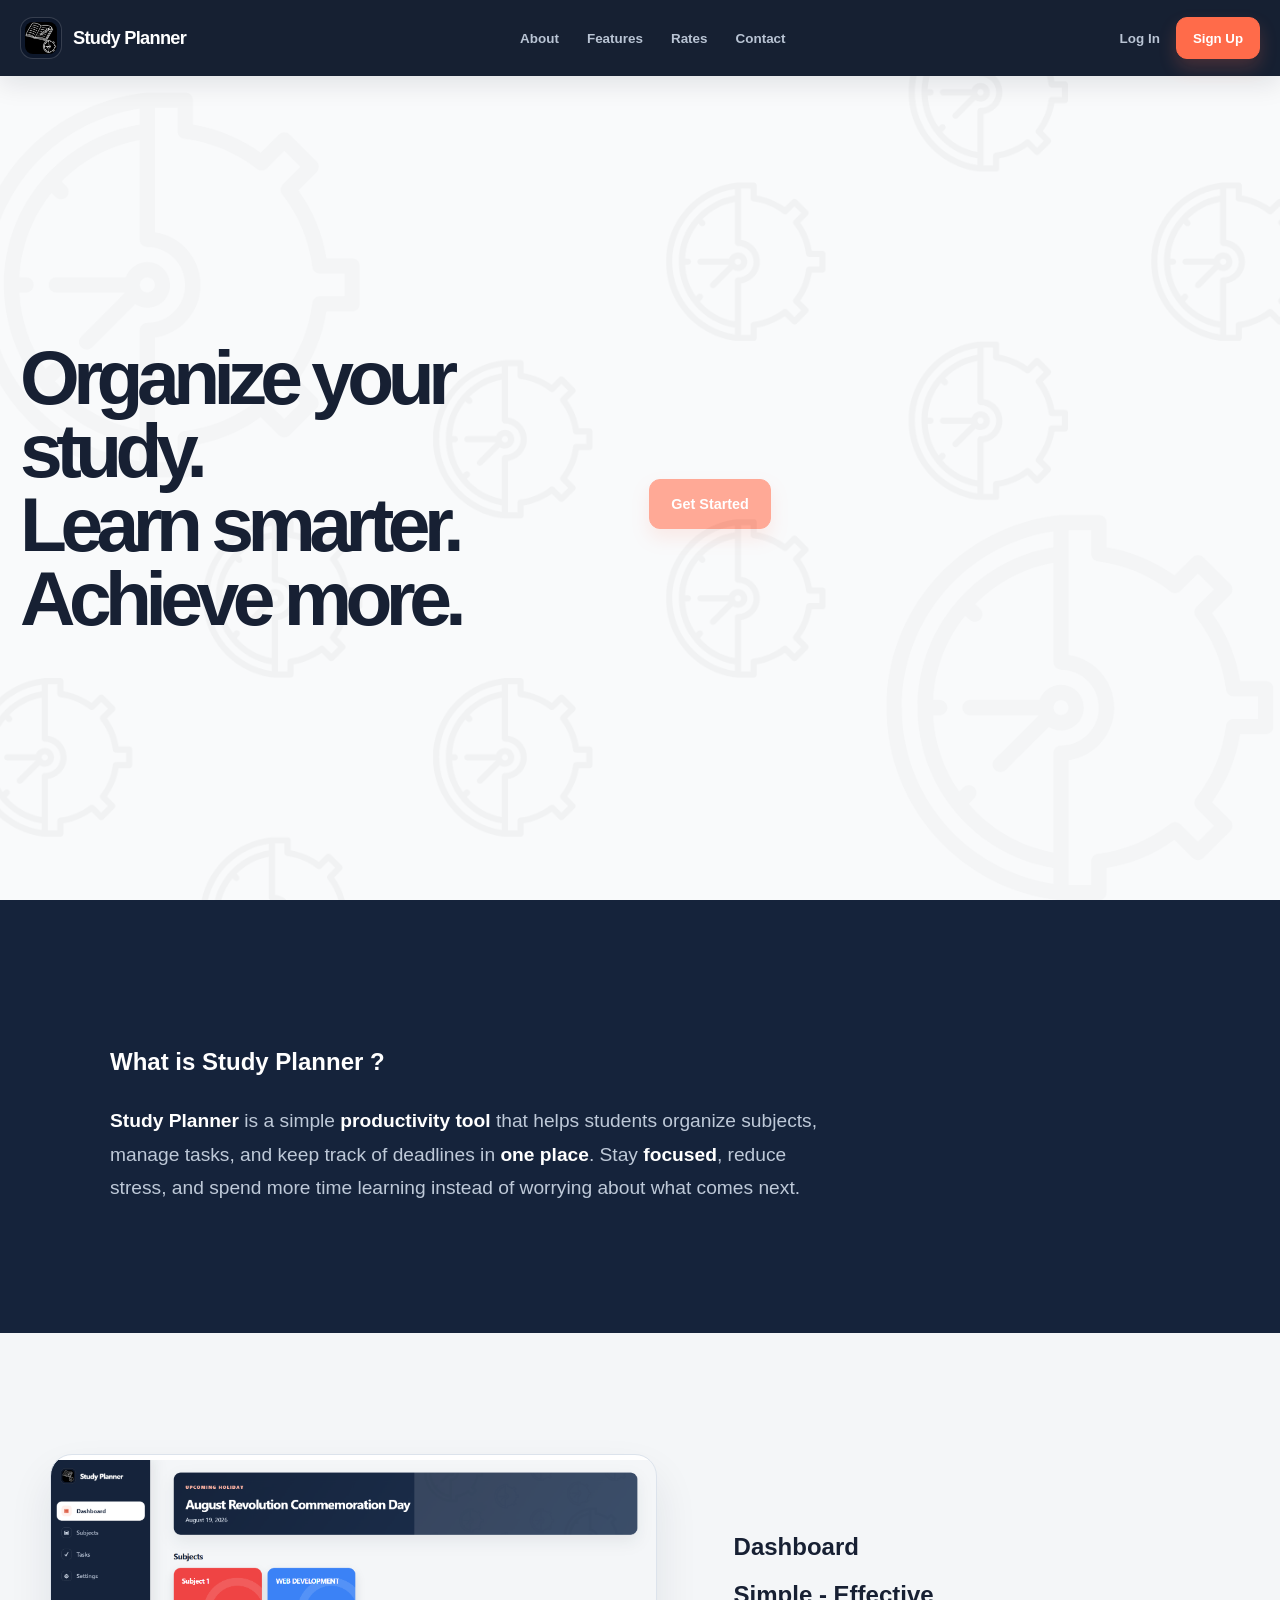
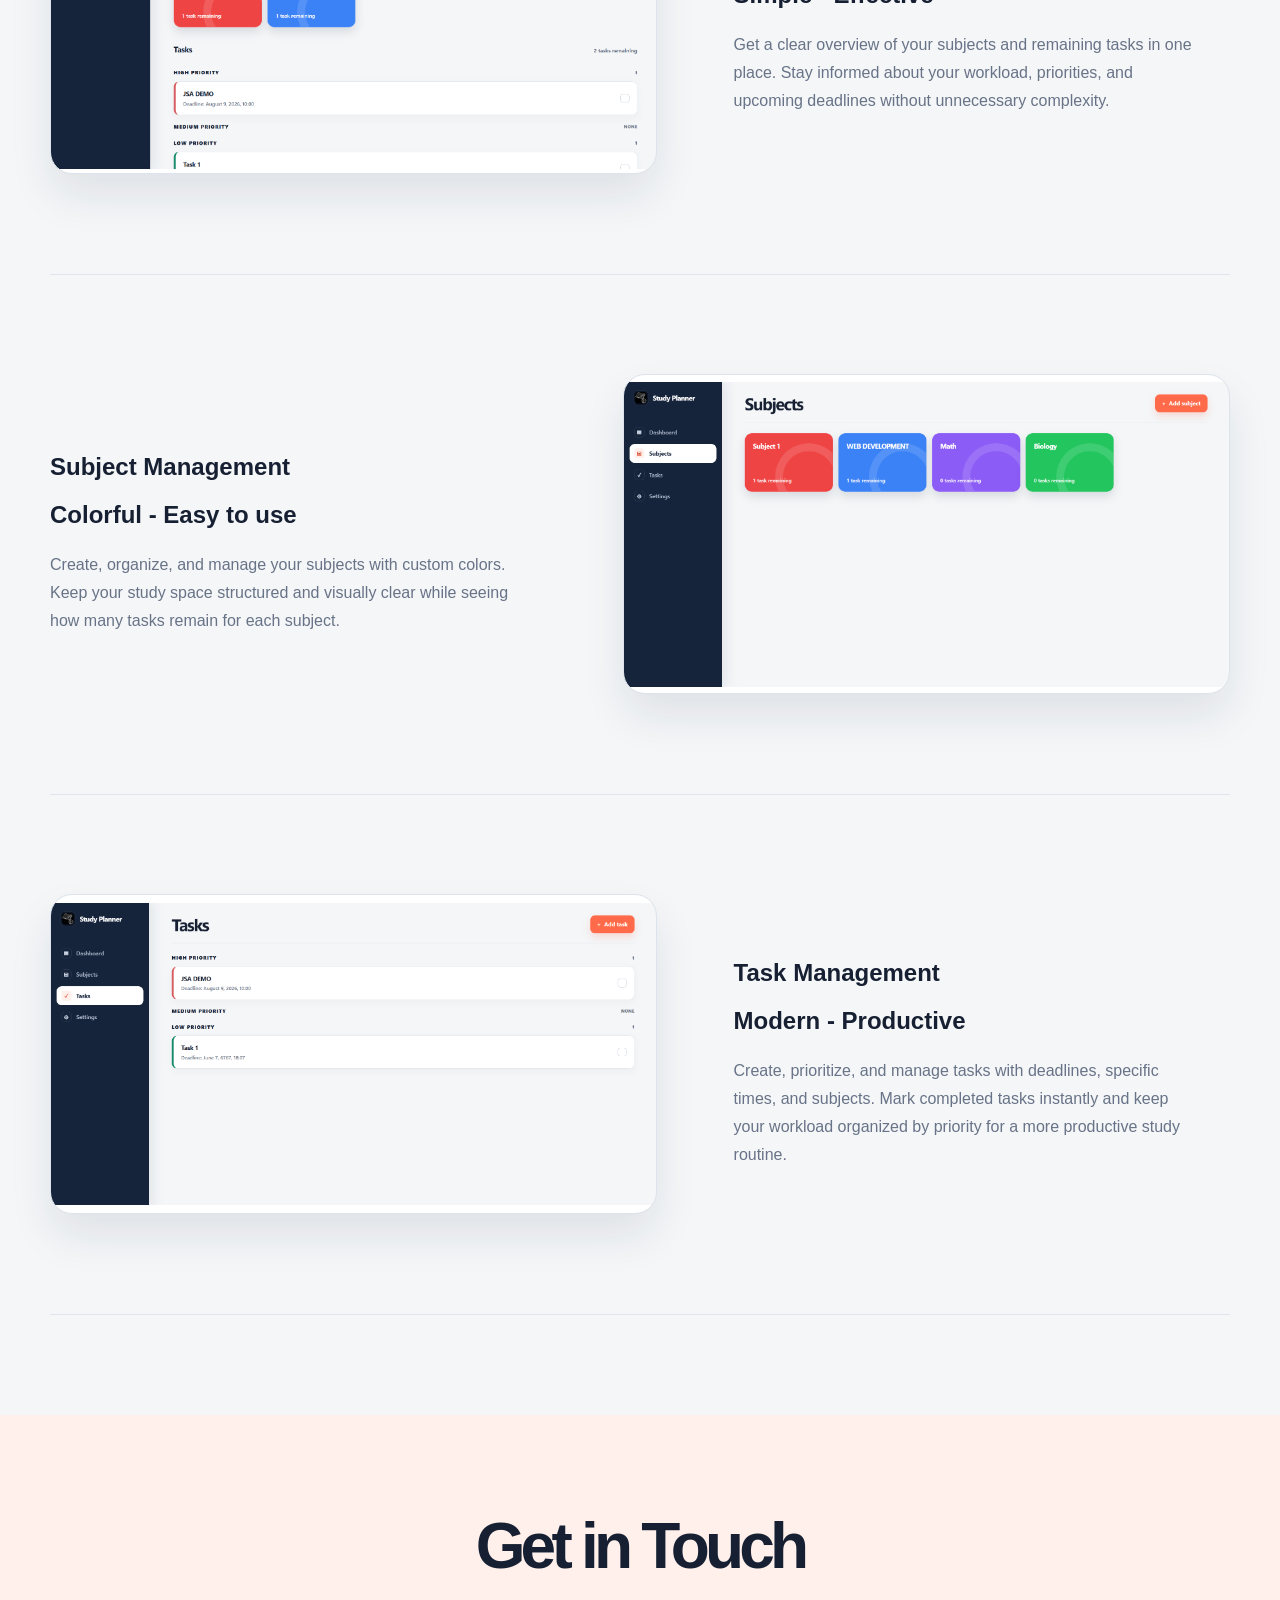
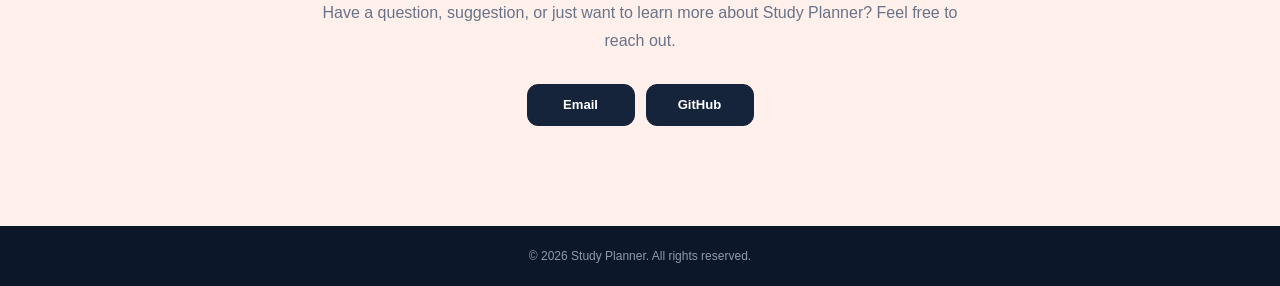
<file: index.html>
<!DOCTYPE html>
<html lang="en">
  <head>
    <meta charset="UTF-8" />
    <meta name="viewport" content="width=device-width, initial-scale=1.0" />
    <!-- Title -->
    <title>Study Planner</title>
    <link rel="icon" type="image/png" sizes="16x16" href="Assets/favicon.png" />

    <!-- Fonts -->
    <link rel="stylesheet" href="CSS/landing-page.css" />
    <link rel="preconnect" href="https://fonts.googleapis.com" />
    <link rel="preconnect" href="https://fonts.gstatic.com" crossorigin />
    <link
      href="https://fonts.googleapis.com/css2?family=Inter:wght@400;500;600;700&display=swap"
      rel="stylesheet"
    />
  </head>
  <body>
    <nav id="navbar">
      <div class="nav-container">
        <div id="brand">
          <img src="Assets/icon.png" alt="" class="website-logo" />
          <a href="index.html" id="website-name">Study Planner</a>
        </div>
        <ul id="nav-list">
          <li class="nav-item">
            <a href="#about" class="nav-link">About</a>
          </li>
          <li class="nav-item">
            <a href="#features" class="nav-link">Features</a>
          </li>
          <li class="nav-item">
            <a href="#rates" class="nav-link">Rates</a>
          </li>
          <li class="nav-item">
            <a href="#contact" class="nav-link">Contact</a>
          </li>
        </ul>
        <div class="nav-auth" id="currentUser">
          <a href="HTML/authentication-login.html" class="btn-login">Log In</a>
          <a href="HTML/authentication-signup.html" class="btn-signup"
            >Sign Up</a
          >
        </div>
      </div>
    </nav>
    <section id="hero-section">
      <div id="slogan">
        <h1>Organize your study.</h1>
        <h1>Learn smarter.</h1>
        <h1>Achieve more.</h1>
      </div>

      <div class="nav-auth secondary" id="cta">
        <a href="HTML/authentication-signup.html" class="btn-signup cta-btn"
          >Get Started</a
        >
      </div>
    </section>
    <section id="about">
      <h1 class="about-text">What is Study Planner ?</h1>
      <p class="about-text">
        <span class="highlight">Study Planner</span> is a simple
        <span class="highlight">productivity tool</span> that helps students
        organize subjects, manage tasks, and keep track of deadlines in
        <span class="highlight">one place</span>. Stay
        <span class="highlight">focused</span>, reduce stress, and spend more
        time learning instead of worrying about what comes next.
      </p>
    </section>

    <section id="features">
      <!-- Dashboard -->
      <div class="feature" id="feature-dashboard">
        <div
          class="background"
          style="background-image: url('Assets/dashboard-example.png')"
        ></div>

        <div class="feature-content">
          <div class="feature-title">
            <h1>Dashboard</h1>
            <h1>Simple - Effective</h1>
          </div>

          <p class="feature-describe">
            Get a clear overview of your subjects and remaining tasks in one
            place. Stay informed about your workload, priorities, and upcoming
            deadlines without unnecessary complexity.
          </p>
        </div>
      </div>

      <!-- Subject Management -->
      <div class="feature" id="feature-subject">
        <div
          class="background"
          style="background-image: url('Assets/subject-example.png')"
        ></div>
        <div class="feature-content">
          <div class="feature-title">
            <h1>Subject Management</h1>
            <h1>Colorful - Easy to use</h1>
          </div>

          <p class="feature-describe">
            Create, organize, and manage your subjects with custom colors. Keep
            your study space structured and visually clear while seeing how many
            tasks remain for each subject.
          </p>
        </div>
      </div>

      <!-- Task Management -->
      <div class="feature" id="feature-task">
        <div
          class="background"
          style="background-image: url('Assets/task-example.png')"
        ></div>

        <div class="feature-content">
          <div class="feature-title">
            <h1>Task Management</h1>
            <h1>Modern - Productive</h1>
          </div>

          <p class="feature-describe">
            Create, prioritize, and manage tasks with deadlines, specific times,
            and subjects. Mark completed tasks instantly and keep your workload
            organized by priority for a more productive study routine.
          </p>
        </div>
      </div>
    </section>

    <section id="contact" class="contact">
      <div class="contact-content">
        <h2>Get in Touch</h2>
        <p>
          Have a question, suggestion, or just want to learn more about Study
          Planner? Feel free to reach out.
        </p>

        <div class="contact-links">
          <a href="mailto:myfamilyisatreasure">Email</a>
          <a href="https://github.com/patrickthenightowl" target="_blank"
            >GitHub</a
          >
        </div>
      </div>
    </section>

    <footer><p>&copy; 2026 Study Planner. All rights reserved.</p></footer>
    <script src="JS/landing-page.js"></script>
  </body>
</html>
</file>
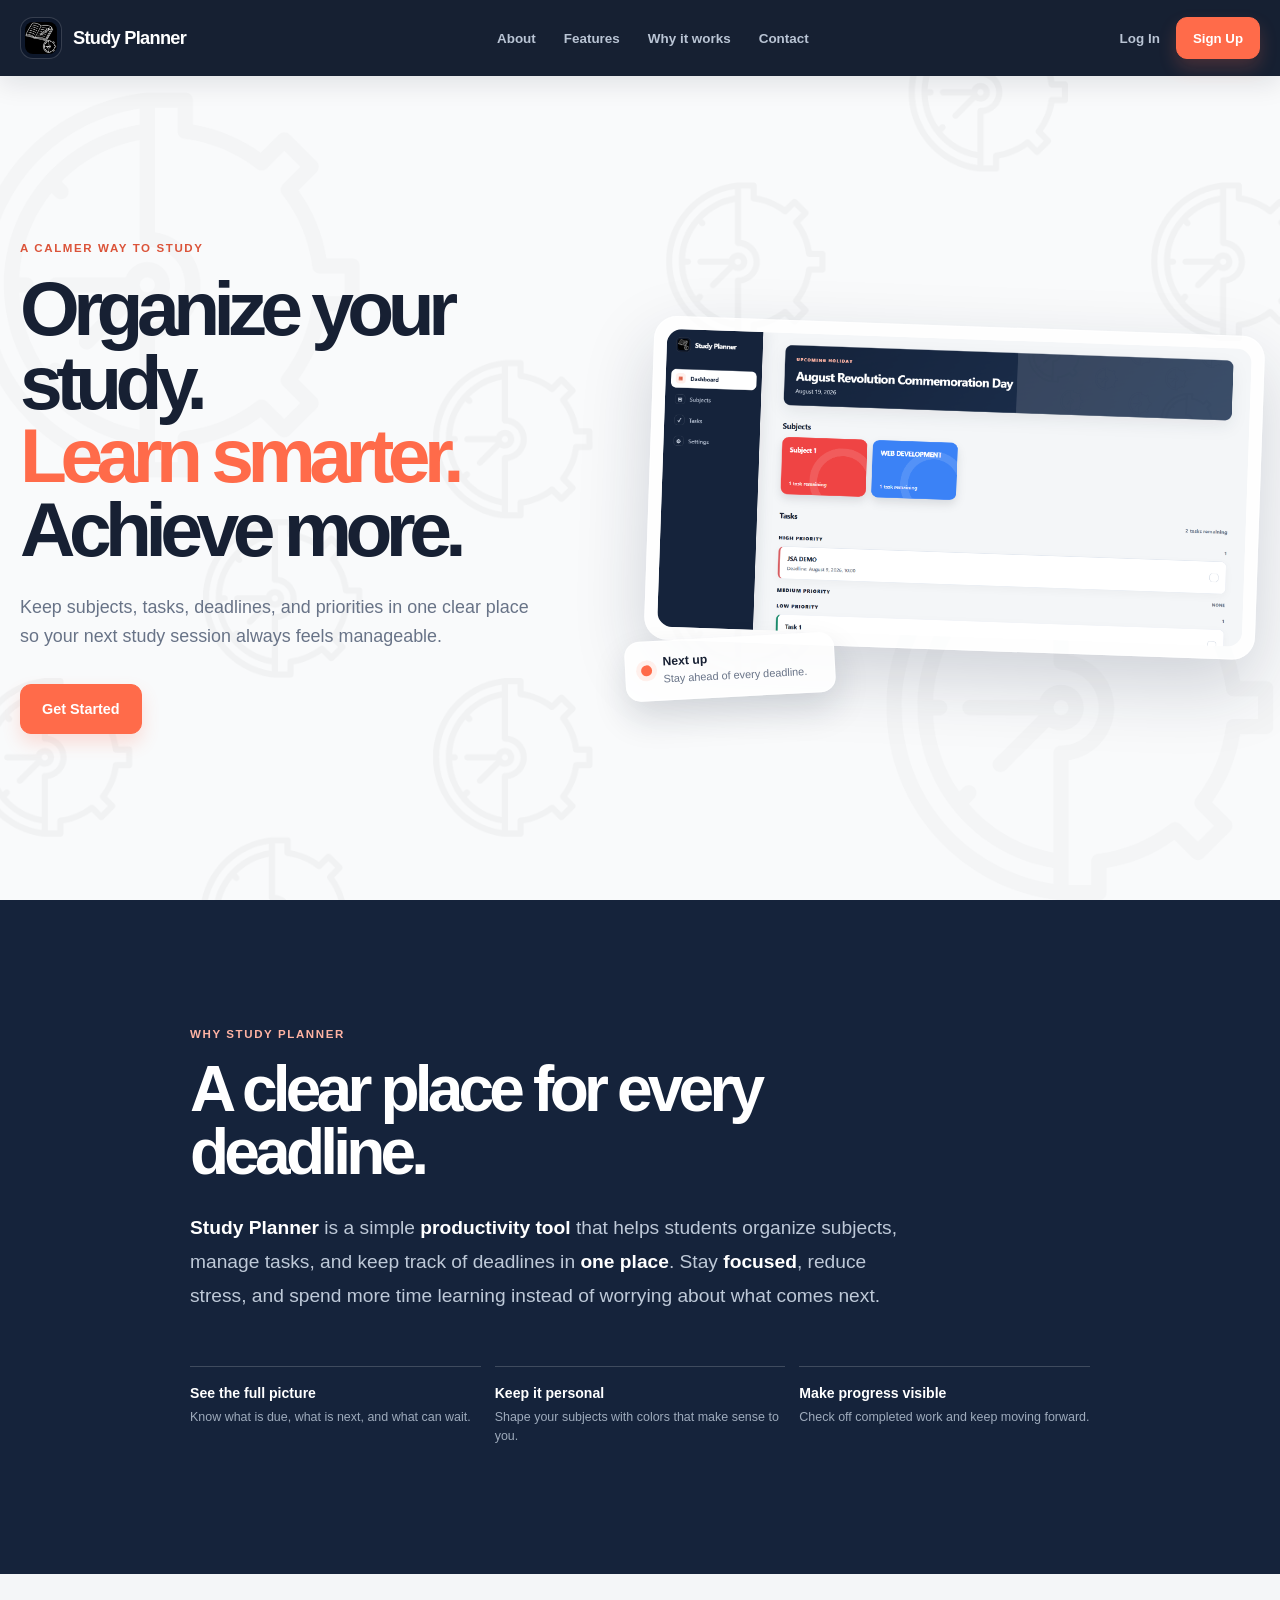
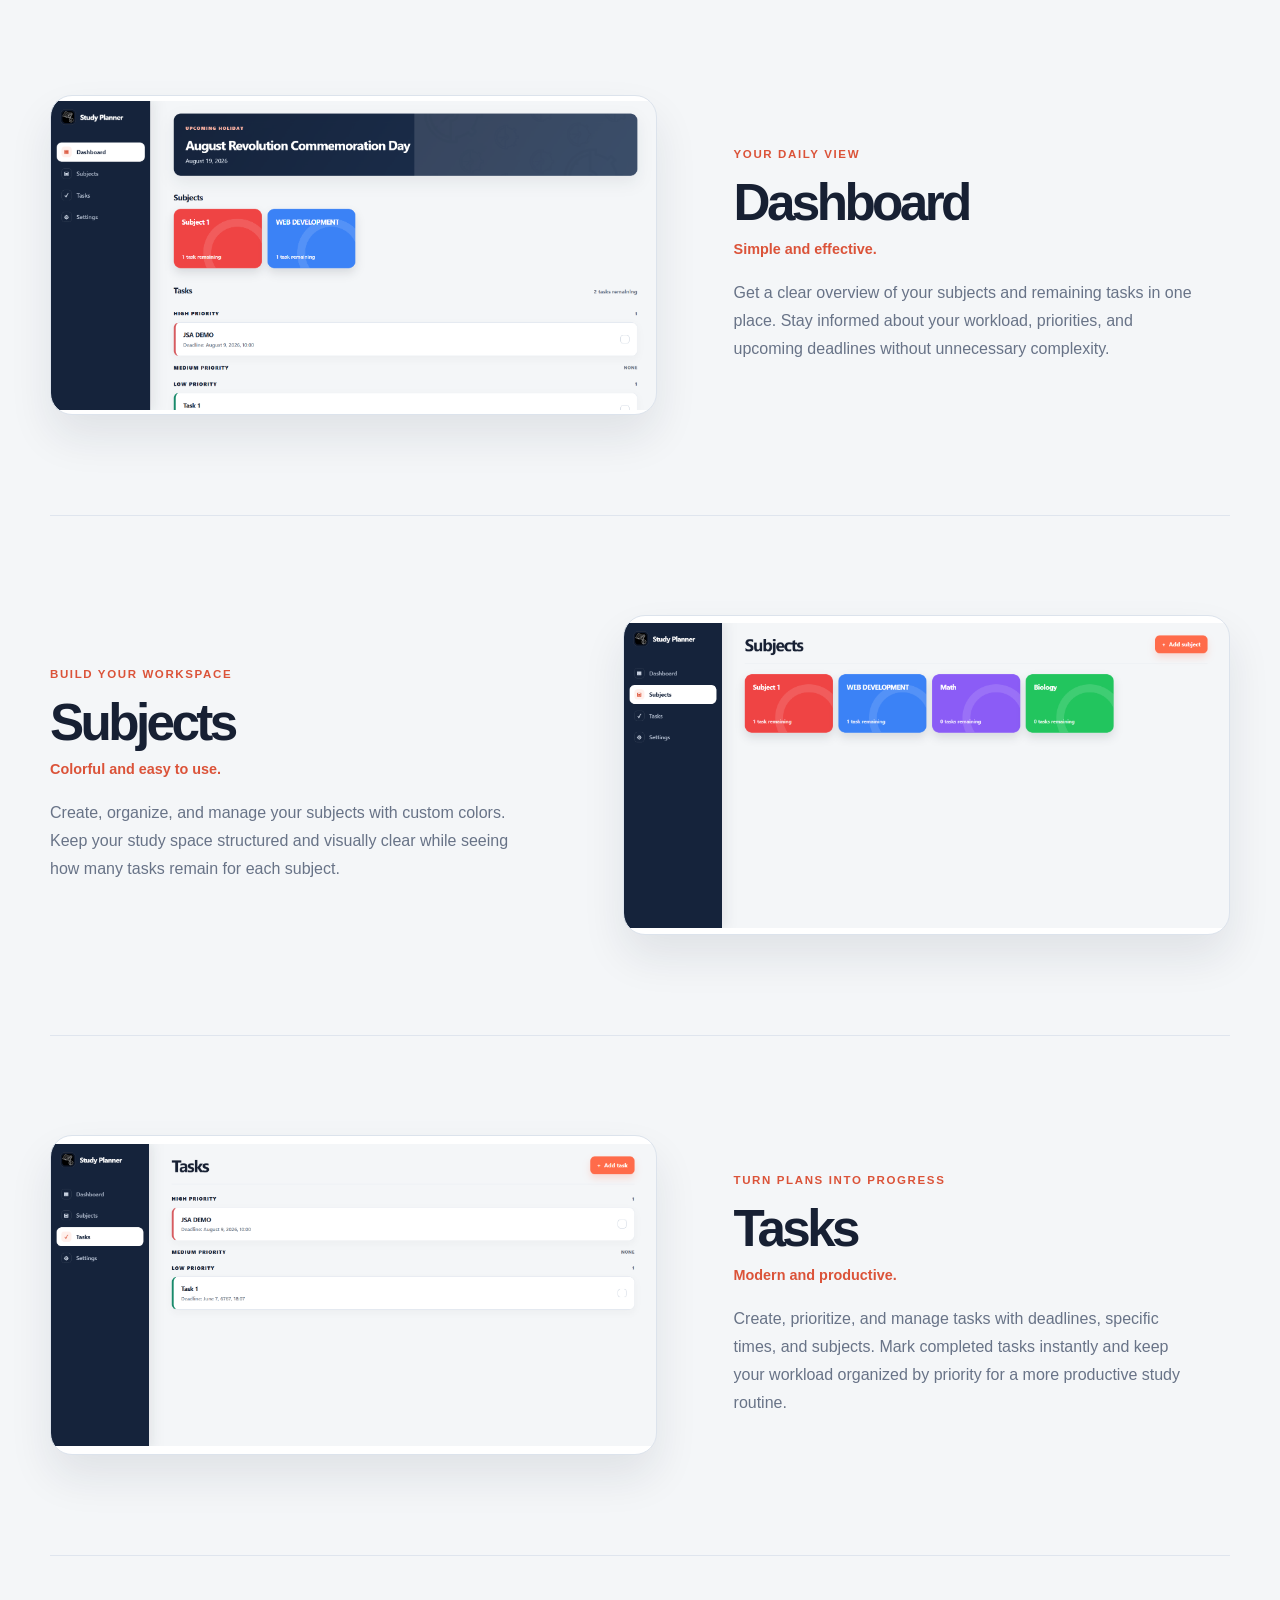
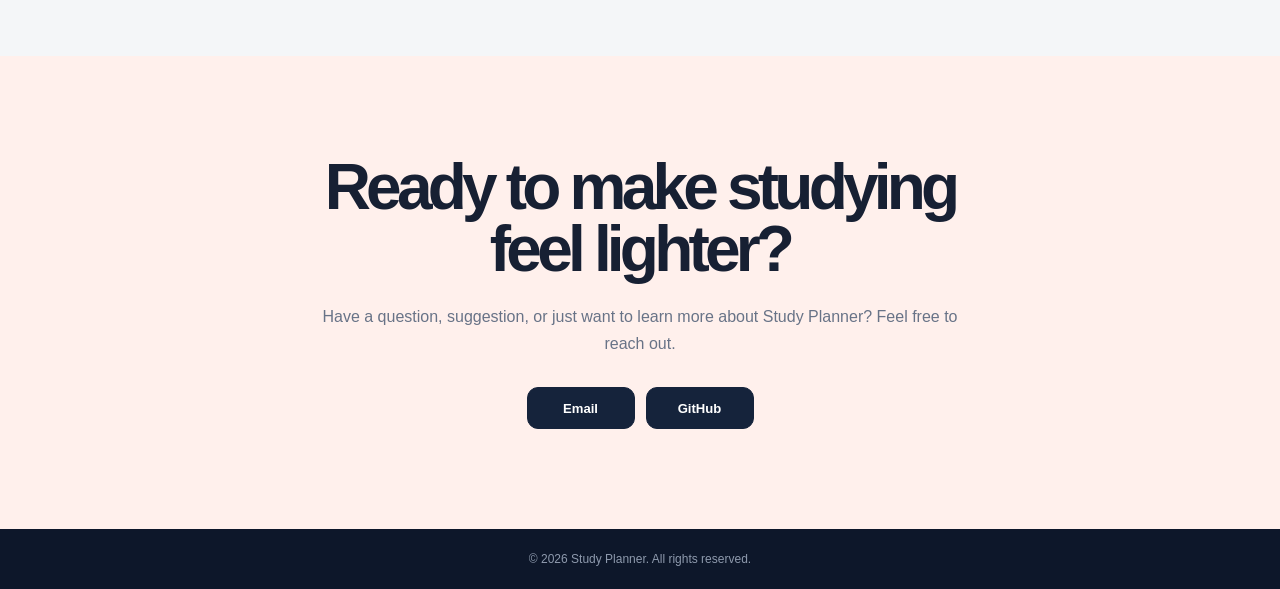
<file: HTML/index.html>
<!DOCTYPE html>
<html lang="en">
  <head>
    <meta charset="UTF-8" />
    <meta name="viewport" content="width=device-width, initial-scale=1.0" />
    <meta name="theme-color" content="#0d172a" />
    <title>Study Planner | Make space for better study days</title>
    <link rel="icon" type="image/png" sizes="16x16" href="../Assets/favicon.png" />
    <link rel="stylesheet" href="../CSS/landing-page.css?v=2" />
  </head>
  <body>
    <nav id="navbar">
      <div class="nav-container">
        <div id="brand">
          <img src="../Assets/icon.png" alt="" class="website-logo" />
          <a href="index.html" id="website-name">Study Planner</a>
        </div>

        <ul id="nav-list">
          <li class="nav-item"><a href="#about" class="nav-link">About</a></li>
          <li class="nav-item"><a href="#features" class="nav-link">Features</a></li>
          <li class="nav-item"><a href="#about" class="nav-link">Why it works</a></li>
          <li class="nav-item"><a href="#contact" class="nav-link">Contact</a></li>
        </ul>

        <div class="nav-auth" id="currentUser">
          <a href="../HTML/authentication-login.html" class="btn-login">Log In</a>
          <a href="../HTML/authentication-signup.html" class="btn-signup">Sign Up</a>
        </div>
      </div>
    </nav>

    <main>
      <section id="hero-section">
        <div id="slogan">
          <p class="hero-eyebrow">A calmer way to study</p>
          <h1>Organize your study.<br /><span>Learn smarter.</span><br />Achieve more.</h1>
          <p class="hero-description">
            Keep subjects, tasks, deadlines, and priorities in one clear place so
            your next study session always feels manageable.
          </p>

          <div class="nav-auth secondary" id="cta">
            <a href="../HTML/authentication-signup.html" class="btn-signup cta-btn">Get Started</a>
          </div>
        </div>

        <div class="hero-art" aria-label="Study Planner dashboard preview">
          <div class="hero-art-card">
            <img src="../Assets/dashboard-example.png" alt="Study Planner dashboard preview" />
          </div>
          <div class="hero-art-note">
            <span class="hero-note-dot" aria-hidden="true"></span>
            <div>
              <strong>Next up</strong>
              <span>Stay ahead of every deadline.</span>
            </div>
          </div>
        </div>
      </section>

      <section id="about">
        <div class="about-inner">
          <p class="section-kicker">Why Study Planner</p>
          <h2>A clear place for every deadline.</h2>
          <p class="about-text">
            <span class="highlight">Study Planner</span> is a simple
            <span class="highlight">productivity tool</span> that helps students
            organize subjects, manage tasks, and keep track of deadlines in
            <span class="highlight">one place</span>. Stay
            <span class="highlight">focused</span>, reduce stress, and spend more
            time learning instead of worrying about what comes next.
          </p>

          <div class="about-points">
            <div class="about-point">
              <strong>See the full picture</strong>
              <span>Know what is due, what is next, and what can wait.</span>
            </div>
            <div class="about-point">
              <strong>Keep it personal</strong>
              <span>Shape your subjects with colors that make sense to you.</span>
            </div>
            <div class="about-point">
              <strong>Make progress visible</strong>
              <span>Check off completed work and keep moving forward.</span>
            </div>
          </div>
        </div>
      </section>

      <section id="features">
        <div class="feature" id="feature-dashboard">
          <div class="background" style="background-image: url('../Assets/dashboard-example.png')"></div>
          <div class="feature-content">
            <div class="feature-title">
              <p class="feature-label">Your daily view</p>
              <h2>Dashboard</h2>
              <p class="feature-tagline">Simple and effective.</p>
            </div>
            <p class="feature-describe">
              Get a clear overview of your subjects and remaining tasks in one
              place. Stay informed about your workload, priorities, and upcoming
              deadlines without unnecessary complexity.
            </p>
          </div>
        </div>

        <div class="feature" id="feature-subject">
          <div class="background" style="background-image: url('../Assets/subject-example.png')"></div>
          <div class="feature-content">
            <div class="feature-title">
              <p class="feature-label">Build your workspace</p>
              <h2>Subjects</h2>
              <p class="feature-tagline">Colorful and easy to use.</p>
            </div>
            <p class="feature-describe">
              Create, organize, and manage your subjects with custom colors. Keep
              your study space structured and visually clear while seeing how many
              tasks remain for each subject.
            </p>
          </div>
        </div>

        <div class="feature" id="feature-task">
          <div class="background" style="background-image: url('../Assets/task-example.png')"></div>
          <div class="feature-content">
            <div class="feature-title">
              <p class="feature-label">Turn plans into progress</p>
              <h2>Tasks</h2>
              <p class="feature-tagline">Modern and productive.</p>
            </div>
            <p class="feature-describe">
              Create, prioritize, and manage tasks with deadlines, specific times,
              and subjects. Mark completed tasks instantly and keep your workload
              organized by priority for a more productive study routine.
            </p>
          </div>
        </div>
      </section>

      <section id="contact" class="contact">
        <div class="contact-content">
          <h2>Ready to make studying feel lighter?</h2>
          <p>
            Have a question, suggestion, or just want to learn more about Study
            Planner? Feel free to reach out.
          </p>
          <div class="contact-links">
            <a href="mailto:myfamilyisatreasure">Email</a>
            <a href="https://github.com/patrickthenightowl" target="_blank" rel="noreferrer">GitHub</a>
          </div>
        </div>
      </section>
    </main>

    <footer><p>&copy; 2026 Study Planner. All rights reserved.</p></footer>
    <script src="../JS/database.js?v=2"></script>
    <script src="../JS/landing-page.js?v=2"></script>
  </body>
</html>
</file>
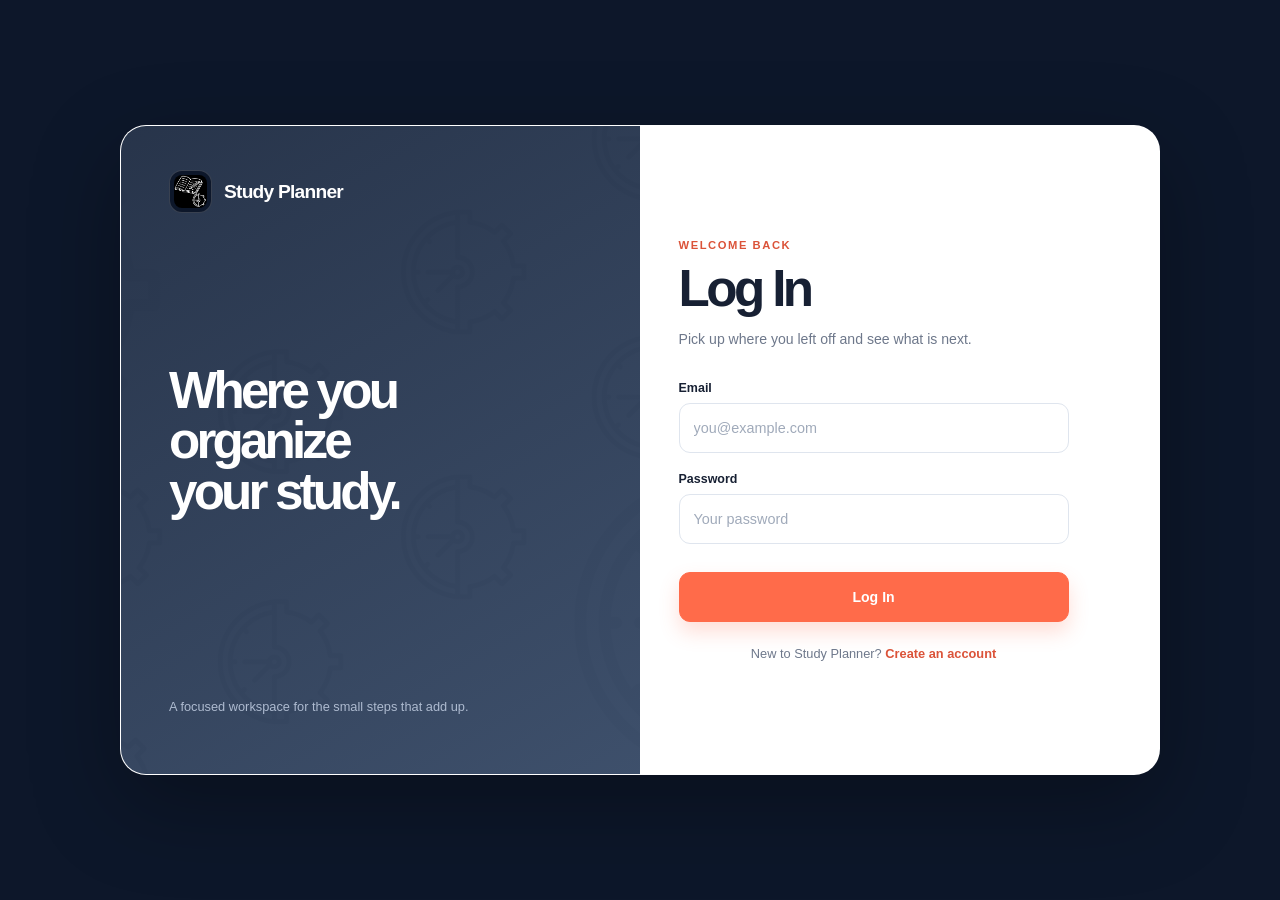
<file: HTML/authentication-login.html>
<!DOCTYPE html>
<html lang="en">
  <head>
    <meta charset="UTF-8" />
    <meta name="viewport" content="width=device-width, initial-scale=1.0" />
    <meta name="theme-color" content="#0d172a" />
    <title>Log In | Study Planner</title>
    <link rel="icon" type="image/png" sizes="16x16" href="../Assets/favicon.png" />
    <link rel="stylesheet" href="../CSS/authentication.css?v=2" />
  </head>
  <body>
    <main id="auth-section">
      <div id="brand">
        <img src="../Assets/icon.png" alt="" class="website-logo" />
        <a href="index.html" id="website-name">Study Planner</a>
      </div>

      <h1 id="slogan">Where you organize your study.</h1>
      <p class="auth-visual-copy">A focused workspace for the small steps that add up.</p>

      <section class="auth-form-panel" aria-labelledby="caption">
        <p class="auth-eyebrow">Welcome back</p>
        <h2 id="caption">Log In</h2>
        <p class="auth-help">Pick up where you left off and see what is next.</p>

        <form action="" id="form">
          <label for="input-email">Email</label>
          <input type="email" placeholder="you@example.com" id="input-email" autocomplete="email" required />

          <label for="input-password">Password</label>
          <input type="password" placeholder="Your password" id="input-password" autocomplete="current-password" required />

          <div id="signup">
            <button id="btn" type="submit">Log In</button>
          </div>
        </form>

        <p class="auth-switch">New to Study Planner? <a href="authentication-signup.html">Create an account</a></p>
      </section>
    </main>

    <script src="../JS/database.js?v=2"></script>
    <script src="../JS/log-in.js?v=2"></script>
  </body>
</html>
</file>
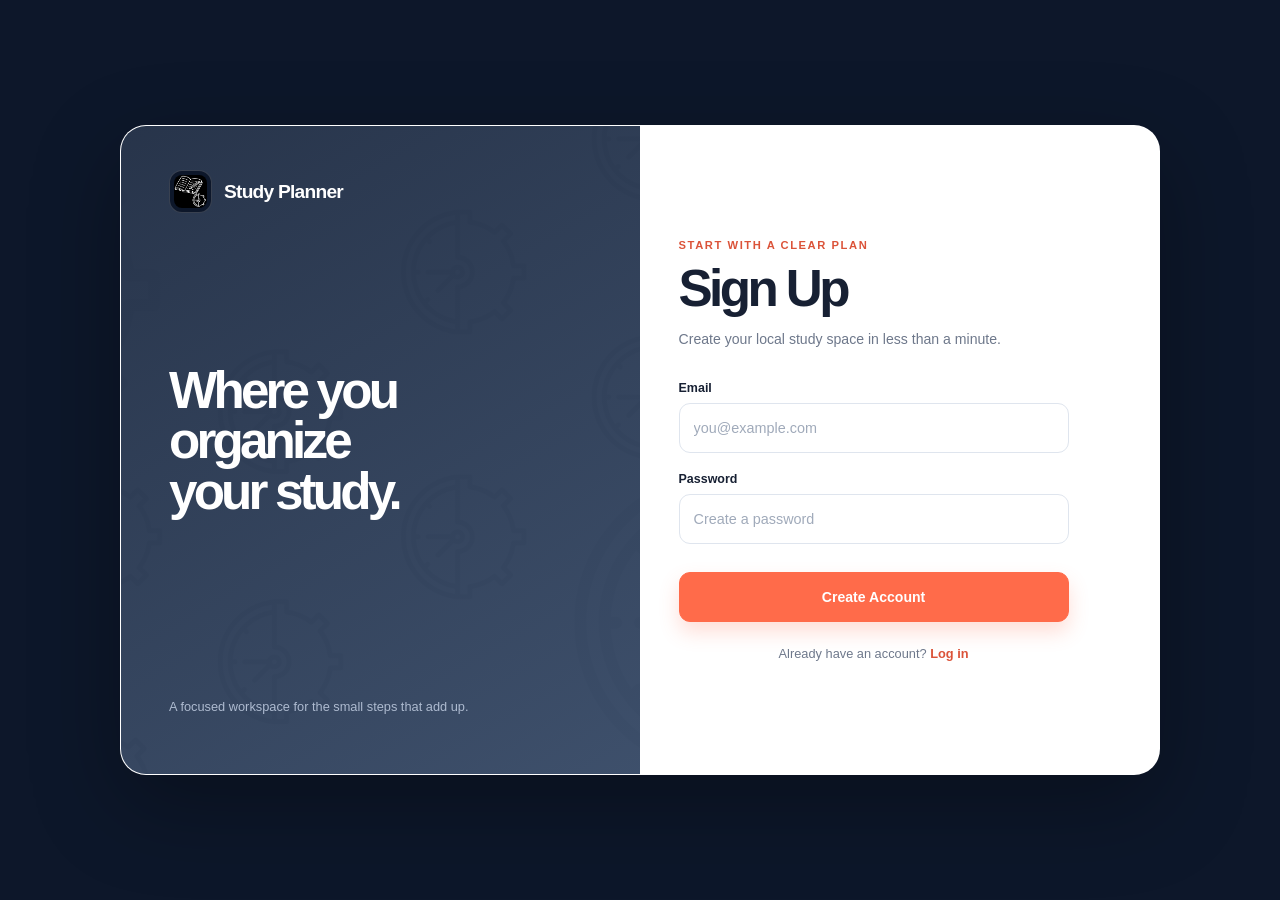
<file: HTML/authentication-signup.html>
<!DOCTYPE html>
<html lang="en">
  <head>
    <meta charset="UTF-8" />
    <meta name="viewport" content="width=device-width, initial-scale=1.0" />
    <meta name="theme-color" content="#0d172a" />
    <title>Sign Up | Study Planner</title>
    <link rel="icon" type="image/png" sizes="16x16" href="../Assets/favicon.png" />
    <link rel="stylesheet" href="../CSS/authentication.css?v=2" />
  </head>
  <body>
    <main id="auth-section">
      <div id="brand">
        <img src="../Assets/icon.png" alt="" class="website-logo" />
        <a href="index.html" id="website-name">Study Planner</a>
      </div>

      <h1 id="slogan">Where you organize your study.</h1>
      <p class="auth-visual-copy">A focused workspace for the small steps that add up.</p>

      <section class="auth-form-panel" aria-labelledby="caption">
        <p class="auth-eyebrow">Start with a clear plan</p>
        <h2 id="caption">Sign Up</h2>
        <p class="auth-help">Create your local study space in less than a minute.</p>

        <form action="" id="form">
          <label for="input-email">Email</label>
          <input type="email" placeholder="you@example.com" id="input-email" autocomplete="email" required />

          <label for="input-password">Password</label>
          <input type="password" placeholder="Create a password" id="input-password" autocomplete="new-password" required />

          <div id="signup">
            <button id="btn" type="submit">Create Account</button>
          </div>
        </form>

        <p class="auth-switch">Already have an account? <a href="authentication-login.html">Log in</a></p>
      </section>
    </main>

    <script src="../JS/database.js?v=2"></script>
    <script src="../JS/sign-up.js?v=2"></script>
  </body>
</html>
</file>
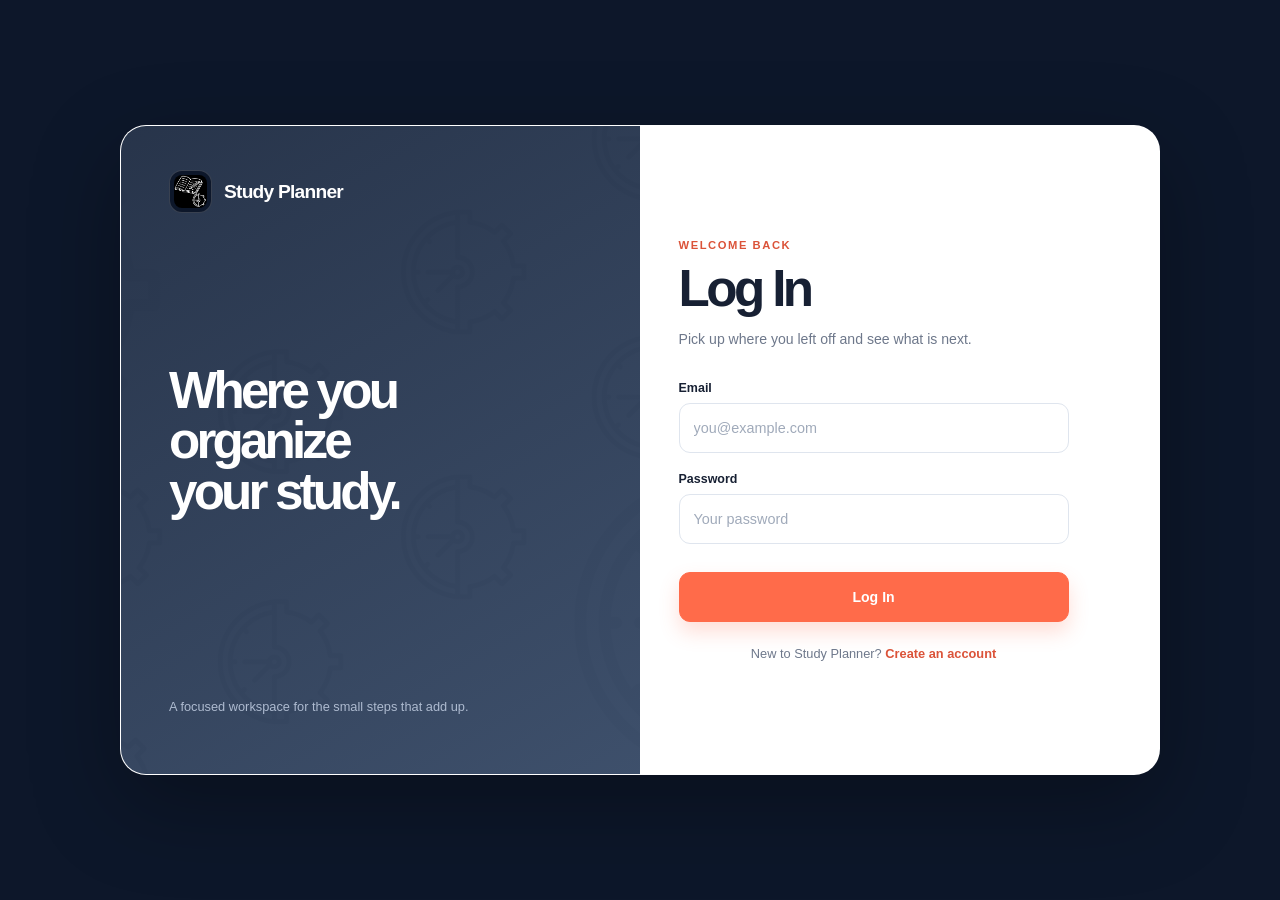
<file: HTML/settings.html>
<!DOCTYPE html>
<html lang="en">
  <head>
    <meta charset="UTF-8" />
    <meta name="viewport" content="width=device-width, initial-scale=1.0" />
    <meta name="theme-color" content="#15233b" />
    <title>Settings | Study Planner</title>
    <link rel="icon" type="image/png" sizes="16x16" href="../Assets/favicon.png" />
    <link rel="stylesheet" href="../CSS/app-shell.css?v=3" />
    <link rel="stylesheet" href="../CSS/settings-style.css?v=2" />
  </head>
  <body>
    <nav id="sidebar" aria-label="Main navigation">
      <div id="brand">
        <img src="../Assets/icon.png" alt="" class="website-logo" />
        <a href="index.html" id="website-name">Study Planner</a>
      </div>

      <ul id="nav-list">
        <li class="nav-item"><a href="dashboard.html" class="nav-link"><span class="nav-icon" aria-hidden="true">&#9638;</span><span>Dashboard</span></a></li>
        <li class="nav-item"><a href="subject-management.html" class="nav-link"><span class="nav-icon" aria-hidden="true">&#9635;</span><span>Subjects</span></a></li>
        <li class="nav-item"><a href="task-management.html" class="nav-link"><span class="nav-icon" aria-hidden="true">&#10003;</span><span>Tasks</span></a></li>
        <li class="nav-item"><a href="settings.html" class="nav-link active" aria-current="page"><span class="nav-icon" aria-hidden="true">&#9881;</span><span>Settings</span></a></li>
      </ul>
    </nav>

    <main id="main-content">
      <section id="second-layer-content">
        <div id="page-title"><h1>Settings</h1></div>
        <div class="informations">
          <h1 id="current-email"></h1>
          <button class="change-btn" id="change-email-btn" type="button">Edit</button>
        </div>
        <div class="informations">
          <h1 id="current-password"></h1>
          <button class="change-btn" id="change-password-btn" type="button">Edit</button>
        </div>
        <div id="logout">
          <button id="logout-btn" type="button">Log Out</button>
        </div>
      </section>
    </main>

    <div id="modal-overlay" class="hidden">
      <div id="modal" role="dialog" aria-modal="true" aria-labelledby="current-information">
        <div class="informations">
          <h1 id="current-information"></h1>
        </div>
        <input type="text" placeholder="Enter a new value" id="new-info-input" aria-label="New account information" />
        <div class="cancel-save">
          <button class="cancel-save-btn" id="cancel-btn" type="button">Cancel</button>
          <button class="cancel-save-btn" id="save-btn" type="button">Save</button>
        </div>
      </div>
    </div>

    <script src="../JS/settings.js?v=2"></script>
  </body>
</html>
</file>
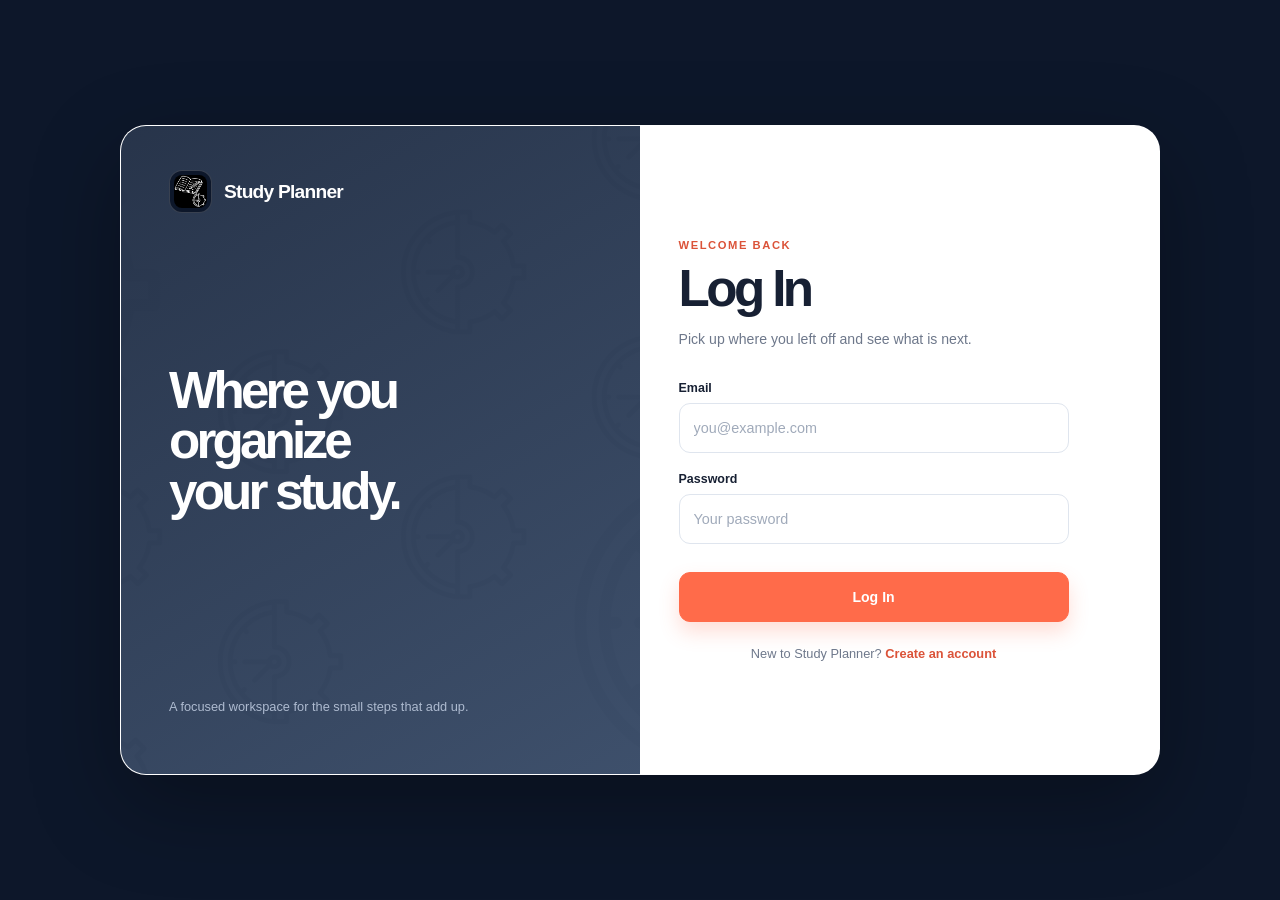
<file: HTML/subject-management.html>
<!DOCTYPE html>
<html lang="en">
  <head>
    <meta charset="UTF-8" />
    <meta name="viewport" content="width=device-width, initial-scale=1.0" />
    <meta name="theme-color" content="#15233b" />
    <title>Subjects | Study Planner</title>
    <link rel="icon" type="image/png" sizes="16x16" href="../Assets/favicon.png" />
    <link rel="stylesheet" href="../CSS/app-shell.css?v=3" />
    <link rel="stylesheet" href="../CSS/subject-management-style.css?v=2" />
  </head>
  <body>
    <nav id="sidebar" aria-label="Main navigation">
      <div id="brand">
        <img src="../Assets/icon.png" alt="" class="website-logo" />
        <a href="index.html" id="website-name">Study Planner</a>
      </div>

      <ul id="nav-list">
        <li class="nav-item"><a href="dashboard.html" class="nav-link"><span class="nav-icon" aria-hidden="true">&#9638;</span><span>Dashboard</span></a></li>
        <li class="nav-item"><a href="subject-management.html" class="nav-link active" aria-current="page"><span class="nav-icon" aria-hidden="true">&#9635;</span><span>Subjects</span></a></li>
        <li class="nav-item"><a href="task-management.html" class="nav-link"><span class="nav-icon" aria-hidden="true">&#10003;</span><span>Tasks</span></a></li>
        <li class="nav-item"><a href="settings.html" class="nav-link"><span class="nav-icon" aria-hidden="true">&#9881;</span><span>Settings</span></a></li>
      </ul>
    </nav>

    <main id="main-content">
      <header id="top">
        <div id="page-title"><h1>Subjects</h1></div>
        <button id="add-subject" type="button"><span aria-hidden="true">+</span> Add subject</button>
      </header>
      <section id="subjects-container" aria-label="Your subjects"></section>
    </main>

    <div id="modal-overlay" class="hidden">
      <div id="modal" role="dialog" aria-modal="true" aria-labelledby="subject-modal-title">
        <h2 id="subject-modal-title">Manage subject</h2>
        <input type="text" id="subject-name" placeholder="Example: Math, Literature, English" aria-label="Subject name" />
        <h3>Enter a name to create or delete a subject.</h3>
        <h3>Deleting a subject also deletes its associated tasks.</h3>
        <h2>Color</h2>

        <div id="color-recommendation" aria-label="Choose a subject color">
          <button class="color" type="button" data-color="#9CA3AF" aria-label="Gray"></button>
          <button class="color" type="button" data-color="#EF4444" aria-label="Red"></button>
          <button class="color" type="button" data-color="#F97316" aria-label="Orange"></button>
          <button class="color" type="button" data-color="#EAB308" aria-label="Yellow"></button>
          <button class="color" type="button" data-color="#22C55E" aria-label="Green"></button>
          <button class="color" type="button" data-color="#3B82F6" aria-label="Blue"></button>
          <button class="color" type="button" data-color="#8B5CF6" aria-label="Purple"></button>
          <button class="color" type="button" data-color="#EC4899" aria-label="Pink"></button>
        </div>

        <div class="cancel-save">
          <button class="cancel-save-btn" id="cancel-btn" type="button">Cancel</button>
          <button class="cancel-save-btn" id="del-btn" type="button">Delete</button>
          <button class="cancel-save-btn" id="save-btn" type="button">Save</button>
        </div>
      </div>
    </div>

    <script src="../JS/subject-management.js?v=2"></script>
  </body>
</html>
</file>
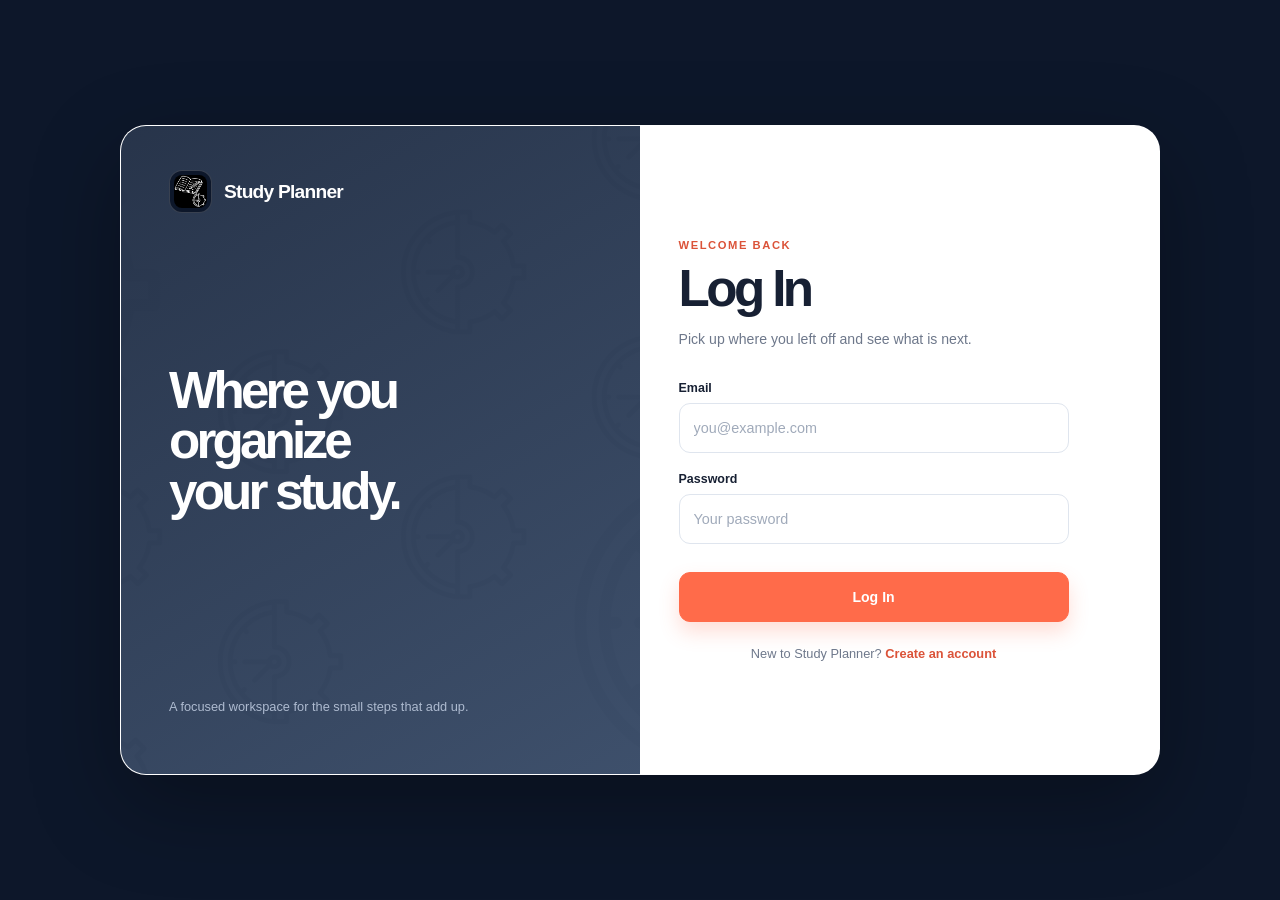
<file: HTML/task-management.html>
<!DOCTYPE html>
<html lang="en">
  <head>
    <meta charset="UTF-8" />
    <meta name="viewport" content="width=device-width, initial-scale=1.0" />
    <meta name="theme-color" content="#15233b" />
    <title>Tasks | Study Planner</title>
    <link rel="icon" type="image/png" sizes="16x16" href="../Assets/favicon.png" />
    <link rel="stylesheet" href="../CSS/app-shell.css?v=3" />
    <link rel="stylesheet" href="../CSS/task-management-style.css?v=2" />
  </head>
  <body>
    <nav id="sidebar" aria-label="Main navigation">
      <div id="brand">
        <img src="../Assets/icon.png" alt="" class="website-logo" />
        <a href="index.html" id="website-name">Study Planner</a>
      </div>

      <ul id="nav-list">
        <li class="nav-item"><a href="dashboard.html" class="nav-link"><span class="nav-icon" aria-hidden="true">&#9638;</span><span>Dashboard</span></a></li>
        <li class="nav-item"><a href="subject-management.html" class="nav-link"><span class="nav-icon" aria-hidden="true">&#9635;</span><span>Subjects</span></a></li>
        <li class="nav-item"><a href="task-management.html" class="nav-link active" aria-current="page"><span class="nav-icon" aria-hidden="true">&#10003;</span><span>Tasks</span></a></li>
        <li class="nav-item"><a href="settings.html" class="nav-link"><span class="nav-icon" aria-hidden="true">&#9881;</span><span>Settings</span></a></li>
      </ul>
    </nav>

    <main id="main-content">
      <header id="top">
        <div id="page-title"><h1>Tasks</h1></div>
        <button id="add-task" type="button"><span aria-hidden="true">+</span> Add task</button>
      </header>
      <section id="tasks-container" aria-label="Your tasks"></section>
    </main>

    <div id="modal-overlay" class="hidden">
      <div id="modal" role="dialog" aria-modal="true" aria-labelledby="task-modal-title">
        <h2 id="task-modal-title">Manage task</h2>
        <input type="text" id="task-name" placeholder="Example: Math assignment, project" aria-label="Task name" />

        <h2>Subject</h2>
        <select name="subject" id="subject-selector" class="selector" aria-label="Task subject"></select>
        <h3>Deleting a task needs the task name and subject.</h3>

        <h2>Deadline</h2>
        <div class="deadline-section">
          <input type="date" id="deadline-date" class="selector" aria-label="Deadline date" />
          <input type="time" id="deadline-time" class="selector" aria-label="Deadline time" />
        </div>

        <h2>Priority</h2>
        <select name="priority" id="priority-selector" class="selector" aria-label="Task priority">
          <option value="" disabled selected>Select priority</option>
          <option value="high">High</option>
          <option value="medium">Medium</option>
          <option value="low">Low</option>
        </select>

        <div class="cancel-save">
          <button class="cancel-save-btn" id="cancel-btn" type="button">Cancel</button>
          <button class="cancel-save-btn" id="del-btn" type="button">Delete</button>
          <button class="cancel-save-btn" id="save-btn" type="button">Save</button>
        </div>
      </div>
    </div>

    <script src="../JS/task-management.js?v=2"></script>
  </body>
</html>
</file>
<file: CSS/landing-page.css>
:root {
  --ink: #172033;
  --navy-950: #0d172a;
  --navy-900: #15233b;
  --muted: #687387;
  --canvas: #f4f6f8;
  --panel: #ffffff;
  --line: #dfe5ee;
  --accent: #ff6b4a;
  --accent-dark: #db5339;
  --accent-soft: #fff0ec;
}

* {
  box-sizing: border-box;
}

html {
  min-width: 320px;
  scroll-behavior: smooth;
}

body {
  margin: 0;
  min-width: 320px;
  background: var(--canvas);
  color: var(--ink);
  font-family: "Avenir Next", "Segoe UI", sans-serif;
  -webkit-font-smoothing: antialiased;
}

button,
a {
  -webkit-tap-highlight-color: transparent;
}

a:focus-visible,
button:focus-visible {
  outline: 3px solid rgba(255, 107, 74, 0.4);
  outline-offset: 3px;
}

#navbar {
  position: sticky;
  z-index: 1000;
  top: 0;
  width: 100%;
  background: rgba(13, 23, 42, 0.96);
  color: #ffffff;
  box-shadow: 0 8px 24px rgba(13, 23, 42, 0.1);
  backdrop-filter: blur(14px);
}

.nav-container {
  display: flex;
  align-items: center;
  justify-content: space-between;
  gap: 28px;
  width: min(1240px, calc(100% - 40px));
  min-height: 76px;
  margin: 0 auto;
}

#brand {
  display: flex;
  flex: 0 0 auto;
  align-items: center;
  gap: 11px;
}

.website-logo {
  width: 42px;
  height: 42px;
  padding: 4px;
  object-fit: contain;
  border: 1px solid rgba(255, 255, 255, 0.17);
  border-radius: 13px;
  background: var(--navy-950);
}

#website-name {
  color: #ffffff;
  font-size: 1.14rem;
  font-weight: 800;
  letter-spacing: -0.04em;
  text-decoration: none;
  white-space: nowrap;
}

#nav-list {
  display: flex;
  align-items: center;
  gap: 28px;
  margin: 0 auto;
  padding: 0;
  list-style: none;
}

.nav-item {
  list-style: none;
}

.nav-link,
.btn-login {
  color: #b9c4d4;
  font-size: 0.84rem;
  font-weight: 650;
  text-decoration: none;
  transition: color 180ms ease;
}

.nav-link:hover,
.btn-login:hover {
  color: #ffffff;
}

.nav-auth {
  display: flex;
  flex: 0 0 auto;
  align-items: center;
  gap: 16px;
}

.btn-signup {
  display: inline-flex;
  min-height: 42px;
  align-items: center;
  justify-content: center;
  padding: 0 16px;
  border: 1px solid var(--accent);
  border-radius: 11px;
  background: var(--accent);
  color: #ffffff;
  font-size: 0.83rem;
  font-weight: 800;
  text-decoration: none;
  box-shadow: 0 9px 18px rgba(255, 107, 74, 0.2);
  transition: background 180ms ease, box-shadow 180ms ease, transform 180ms ease;
}

.btn-signup:hover {
  border-color: var(--accent-dark);
  background: var(--accent-dark);
  box-shadow: 0 12px 22px rgba(255, 107, 74, 0.28);
  transform: translateY(-1px);
}

.btn-signup:active,
.contact-links a:active {
  transform: translateY(1px) scale(0.98);
}

#current-user-email {
  max-width: 180px;
  margin: 0;
  overflow: hidden;
  color: #b9c4d4;
  font-size: 0.76rem;
  text-overflow: ellipsis;
  white-space: nowrap;
}

#btn-logout {
  min-height: 38px;
  padding: 0 13px;
  border: 1px solid rgba(255, 255, 255, 0.18);
  border-radius: 10px;
  background: transparent;
  color: #ffffff;
  font-size: 0.78rem;
  font-weight: 750;
  cursor: pointer;
  transition: background 180ms ease, border-color 180ms ease;
}

#btn-logout:hover {
  border-color: rgba(255, 255, 255, 0.35);
  background: rgba(255, 255, 255, 0.1);
}

#hero-section {
  position: relative;
  display: grid;
  grid-template-columns: minmax(0, 0.95fr) minmax(420px, 1.05fr);
  align-items: center;
  gap: clamp(32px, 6vw, 92px);
  min-height: calc(100dvh - 76px);
  overflow: hidden;
  padding: clamp(50px, 8vw, 100px) max(20px, calc((100% - 1240px) / 2));
  background: var(--canvas);
}

#hero-section::before {
  position: absolute;
  z-index: 0;
  inset: 0;
  content: "";
  background: url("../Assets/hero-section-background.png") center / cover;
  opacity: 0.42;
  pointer-events: none;
}

#slogan,
.hero-art {
  position: relative;
  z-index: 1;
}

#slogan {
  max-width: 680px;
}

.hero-eyebrow,
.section-kicker,
.feature-label {
  margin: 0 0 18px;
  color: var(--accent-dark);
  font-size: 0.72rem;
  font-weight: 850;
  letter-spacing: 0.14em;
  text-transform: uppercase;
}

#slogan h1 {
  max-width: 680px;
  margin: 0;
  color: var(--ink);
  font-size: clamp(3.15rem, 6vw, 6.3rem);
  font-weight: 820;
  letter-spacing: -0.085em;
  line-height: 0.96;
}

#slogan h1 span {
  color: var(--accent);
}

.hero-description {
  max-width: 510px;
  margin: 26px 0 0;
  color: var(--muted);
  font-size: clamp(1rem, 1.4vw, 1.15rem);
  line-height: 1.65;
}

#cta {
  justify-content: flex-start;
  margin-top: 32px;
}

.cta-btn {
  min-height: 50px;
  padding: 0 21px;
  font-size: 0.9rem;
}

.hero-art {
  min-height: 470px;
}

.hero-art-card {
  position: absolute;
  top: 50%;
  right: 0;
  width: min(100%, 640px);
  padding: 12px;
  border: 1px solid rgba(255, 255, 255, 0.9);
  border-radius: 23px;
  background: rgba(255, 255, 255, 0.74);
  box-shadow: 0 28px 70px rgba(21, 35, 59, 0.18);
  transform: translateY(-50%) rotate(2deg);
}

.hero-art-card img {
  display: block;
  width: 100%;
  border-radius: 15px;
}

.hero-art-note {
  position: absolute;
  bottom: 26px;
  left: -24px;
  display: flex;
  align-items: center;
  gap: 11px;
  width: 210px;
  padding: 13px 15px;
  border: 1px solid rgba(255, 255, 255, 0.92);
  border-radius: 15px;
  background: rgba(255, 255, 255, 0.9);
  box-shadow: 0 17px 34px rgba(21, 35, 59, 0.14);
  transform: rotate(-3deg);
}

.hero-note-dot {
  width: 11px;
  height: 11px;
  flex: 0 0 auto;
  border-radius: 50%;
  background: var(--accent);
  box-shadow: 0 0 0 5px var(--accent-soft);
}

.hero-art-note strong,
.hero-art-note span:last-child {
  display: block;
}

.hero-art-note strong {
  color: var(--ink);
  font-size: 0.76rem;
}

.hero-art-note span:last-child {
  margin-top: 3px;
  color: var(--muted);
  font-size: 0.68rem;
  line-height: 1.35;
}

#about {
  padding: clamp(76px, 10vw, 132px) max(20px, calc((100% - 1060px) / 2));
  background: var(--navy-900);
  color: #ffffff;
}

.about-inner {
  max-width: 900px;
  margin: 0 auto;
}

#about .section-kicker {
  color: #ffb3a3;
}

#about h2 {
  max-width: 780px;
  margin: 0;
  color: #ffffff;
  font-size: clamp(2.35rem, 5vw, 5rem);
  font-weight: 800;
  letter-spacing: -0.075em;
  line-height: 0.98;
}

#about p.about-text {
  max-width: 710px;
  margin: 28px 0 0;
  color: #bec9d8;
  font-size: clamp(1rem, 1.5vw, 1.2rem);
  line-height: 1.75;
}

.highlight {
  color: #ffffff;
  font-weight: 750;
}

.about-points {
  display: grid;
  grid-template-columns: repeat(3, 1fr);
  gap: 14px;
  margin-top: 54px;
}

.about-point {
  padding-top: 18px;
  border-top: 1px solid rgba(255, 255, 255, 0.18);
}

.about-point strong {
  display: block;
  color: #ffffff;
  font-size: 0.88rem;
}

.about-point span {
  display: block;
  margin-top: 7px;
  color: #9eabbc;
  font-size: 0.78rem;
  line-height: 1.5;
}

#features {
  padding: 22px max(20px, calc((100% - 1180px) / 2)) 100px;
  background: var(--canvas);
  color: var(--ink);
}

.feature {
  display: grid;
  grid-template-columns: minmax(0, 1.1fr) minmax(280px, 0.9fr);
  align-items: center;
  gap: clamp(34px, 6vw, 90px);
  min-height: 520px;
  padding: 78px 0;
  border-bottom: 1px solid var(--line);
}

.feature:nth-child(even) {
  grid-template-columns: minmax(280px, 0.9fr) minmax(0, 1.1fr);
}

.feature:nth-child(even) .background {
  order: 2;
}

.background {
  width: 100%;
  min-height: 320px;
  border: 1px solid #dce3ec;
  border-radius: 22px;
  background-color: #ffffff;
  background-size: contain;
  background-position: center;
  background-repeat: no-repeat;
  box-shadow: 0 22px 44px rgba(21, 35, 59, 0.09);
  transition: transform 220ms ease, box-shadow 220ms ease;
}

.feature:hover .background {
  box-shadow: 0 28px 55px rgba(21, 35, 59, 0.13);
  transform: translateY(-4px);
}

.feature-content {
  width: 100%;
}

.feature-title h2 {
  margin: 0;
  color: var(--ink);
  font-size: clamp(2.2rem, 4vw, 4.35rem);
  font-weight: 800;
  letter-spacing: -0.07em;
  line-height: 0.98;
}

.feature-tagline {
  margin: 13px 0 0;
  color: var(--accent-dark);
  font-size: 0.9rem;
  font-weight: 760;
}

.feature-describe {
  max-width: 470px;
  margin: 22px 0 0;
  color: var(--muted);
  font-size: 1rem;
  line-height: 1.75;
}

.contact {
  padding: 100px 20px;
  background: var(--accent-soft);
  text-align: center;
}

.contact-content {
  max-width: 650px;
  margin: 0 auto;
}

.contact-content h2 {
  margin: 0;
  color: var(--ink);
  font-size: clamp(2.35rem, 5vw, 4.6rem);
  font-weight: 800;
  letter-spacing: -0.075em;
  line-height: 0.98;
}

.contact-content p {
  margin: 22px auto 0;
  color: var(--muted);
  font-size: 1rem;
  line-height: 1.7;
}

.contact-links {
  display: flex;
  align-items: center;
  justify-content: center;
  gap: 11px;
  margin-top: 30px;
}

.contact-links a {
  display: inline-flex;
  min-width: 108px;
  min-height: 42px;
  align-items: center;
  justify-content: center;
  padding: 0 15px;
  border: 1px solid var(--navy-900);
  border-radius: 11px;
  background: var(--navy-900);
  color: #ffffff;
  font-size: 0.82rem;
  font-weight: 750;
  text-decoration: none;
  transition: background 180ms ease, transform 180ms ease;
}

.contact-links a:hover {
  background: var(--navy-800);
  transform: translateY(-2px);
}

footer {
  padding: 23px 20px;
  background: var(--navy-950);
  text-align: center;
}

footer p {
  margin: 0;
  color: #8e9aad;
  font-size: 0.75rem;
}

@media (max-width: 900px) {
  .nav-container {
    gap: 16px;
  }

  #nav-list {
    gap: 16px;
  }

  #hero-section {
    grid-template-columns: 1fr;
    min-height: auto;
    padding-top: 76px;
    padding-bottom: 80px;
  }

  .hero-art {
    min-height: 380px;
  }

  .hero-art-card {
    left: 4%;
    width: 92%;
  }

  .feature,
  .feature:nth-child(even) {
    grid-template-columns: 1fr;
    gap: 32px;
    min-height: auto;
    padding: 64px 0;
  }

  .feature:nth-child(even) .background {
    order: 0;
  }
}

@media (max-width: 680px) {
  .nav-container {
    flex-wrap: wrap;
    width: min(100% - 28px, 1240px);
    padding: 13px 0;
  }

  #nav-list {
    order: 3;
    width: 100%;
    justify-content: space-between;
    gap: 10px;
    padding-top: 6px;
  }

  .nav-link {
    font-size: 0.75rem;
  }

  .nav-auth {
    margin-left: auto;
  }

  #current-user-email {
    max-width: 110px;
  }

  #slogan h1 {
    font-size: clamp(3rem, 15vw, 5rem);
  }

  .hero-art {
    min-height: 270px;
  }

  .hero-art-note {
    bottom: 8px;
    left: -3px;
  }

  .about-points {
    grid-template-columns: 1fr;
    gap: 20px;
    margin-top: 38px;
  }

  .background {
    min-height: 220px;
  }

  .contact-links {
    flex-direction: column;
  }

  .contact-links a {
    width: min(100%, 220px);
  }
}

@media (prefers-reduced-motion: reduce) {
  *,
  *::before,
  *::after {
    scroll-behavior: auto !important;
    transition-duration: 0.01ms !important;
  }
}
</file>
<file: CSS/authentication.css>
:root {
  --ink: #172033;
  --navy-950: #0d172a;
  --navy-900: #15233b;
  --navy-800: #1e3353;
  --muted: #6e788b;
  --line: #dfe5ee;
  --canvas: #f4f6f8;
  --accent: #ff6b4a;
  --accent-dark: #db5339;
  --accent-soft: #fff0ec;
}

* {
  box-sizing: border-box;
}

html {
  min-width: 320px;
}

body {
  display: grid;
  min-width: 320px;
  min-height: 100dvh;
  margin: 0;
  place-items: center;
  padding: 24px;
  background: var(--navy-950);
  color: var(--ink);
  font-family: "Avenir Next", "Segoe UI", sans-serif;
  -webkit-font-smoothing: antialiased;
}

a:focus-visible,
button:focus-visible,
input:focus-visible {
  outline: 3px solid rgba(255, 107, 74, 0.4);
  outline-offset: 3px;
}

#auth-section {
  position: relative;
  display: grid;
  grid-template-columns: minmax(0, 0.9fr) minmax(340px, 1.1fr);
  grid-template-rows: auto auto 1fr auto;
  width: min(1040px, 100%);
  min-height: 650px;
  overflow: hidden;
  border: 1px solid rgba(255, 255, 255, 0.14);
  border-radius: 26px;
  background: #ffffff;
  box-shadow: 0 30px 90px rgba(0, 0, 0, 0.3);
}

#auth-section::before {
  position: absolute;
  z-index: 0;
  inset: 0 50% 0 0;
  content: "";
  background: linear-gradient(150deg, rgba(21, 35, 59, 0.92), rgba(30, 51, 83, 0.86)),
    url("../Assets/hero-section-background.png") center / cover;
}

#auth-section #brand,
#auth-section #slogan,
#auth-section .auth-visual-copy,
#auth-section .auth-form-panel,
#auth-section .auth-switch {
  position: relative;
  z-index: 1;
}

#auth-section #brand {
  grid-column: 1;
  grid-row: 1;
  display: flex;
  align-items: center;
  gap: 12px;
  padding: 44px 48px 0;
}

#auth-section .website-logo {
  width: 43px;
  height: 43px;
  padding: 4px;
  object-fit: contain;
  border: 1px solid rgba(255, 255, 255, 0.18);
  border-radius: 13px;
  background: var(--navy-950);
}

#auth-section #website-name {
  color: #ffffff;
  font-size: 1.2rem;
  font-weight: 800;
  letter-spacing: -0.04em;
  text-decoration: none;
}

#auth-section #slogan {
  grid-column: 1;
  grid-row: 2 / 4;
  align-self: center;
  max-width: 350px;
  margin: 0;
  padding: 34px 48px 48px;
  color: #ffffff;
  font-size: clamp(2.2rem, 4vw, 4rem);
  font-weight: 800;
  letter-spacing: -0.075em;
  line-height: 0.98;
}

.auth-visual-copy {
  grid-column: 1;
  grid-row: 4;
  align-self: end;
  padding: 0 48px 44px;
  color: #aebbd0;
  font-size: 0.8rem;
  line-height: 1.6;
}

.auth-form-panel {
  grid-column: 2;
  grid-row: 1 / 5;
  display: flex;
  width: min(390px, calc(100% - 64px));
  flex-direction: column;
  justify-content: center;
  margin: 0 auto;
  padding: 48px 0;
}

.auth-eyebrow {
  margin: 0 0 12px;
  color: var(--accent-dark);
  font-size: 0.7rem;
  font-weight: 850;
  letter-spacing: 0.14em;
  text-transform: uppercase;
}

#caption {
  margin: 0;
  color: var(--ink);
  font-size: clamp(2rem, 4vw, 3.2rem);
  font-weight: 800;
  letter-spacing: -0.07em;
  line-height: 1;
}

.auth-help {
  margin: 14px 0 30px;
  color: var(--muted);
  font-size: 0.88rem;
  line-height: 1.6;
}

#form {
  width: 100%;
}

#form label {
  display: block;
  margin: 0 0 8px;
  color: var(--ink);
  font-size: 0.78rem;
  font-weight: 750;
}

#form input {
  display: block;
  width: 100%;
  min-height: 50px;
  margin: 0 0 19px;
  padding: 0 14px;
  border: 1px solid var(--line);
  border-radius: 11px;
  outline: 0;
  background: #ffffff;
  color: var(--ink);
  font-size: 0.9rem;
  transition: border-color 180ms ease, box-shadow 180ms ease;
}

#form input::placeholder {
  color: #a0aaba;
}

#form input:focus {
  border-color: var(--accent);
  box-shadow: 0 0 0 4px rgba(255, 107, 74, 0.13);
}

#signup {
  width: 100%;
  padding-top: 9px;
}

#btn {
  display: flex;
  width: 100%;
  min-height: 50px;
  align-items: center;
  justify-content: center;
  border: 1px solid var(--accent);
  border-radius: 11px;
  background: var(--accent);
  color: #ffffff;
  font-size: 0.88rem;
  font-weight: 800;
  cursor: pointer;
  box-shadow: 0 10px 20px rgba(255, 107, 74, 0.22);
  transition: background 180ms ease, box-shadow 180ms ease, transform 180ms ease;
}

#btn:hover {
  border-color: var(--accent-dark);
  background: var(--accent-dark);
  box-shadow: 0 13px 25px rgba(255, 107, 74, 0.28);
  transform: translateY(-1px);
}

#btn:active {
  transform: translateY(1px) scale(0.98);
}

.auth-switch {
  margin: 24px 0 0;
  color: var(--muted);
  font-size: 0.8rem;
  text-align: center;
}

.auth-switch a {
  color: var(--accent-dark);
  font-weight: 800;
  text-decoration: none;
}

.auth-switch a:hover {
  text-decoration: underline;
}

@media (max-width: 720px) {
  body {
    padding: 14px;
  }

  #auth-section {
    display: block;
    min-height: 0;
    border-radius: 20px;
  }

  #auth-section::before {
    inset: 0 0 auto;
    height: 225px;
  }

  #auth-section #brand {
    padding: 28px 28px 0;
  }

  #auth-section #slogan {
    max-width: 290px;
    padding: 26px 28px 42px;
    font-size: clamp(2rem, 10vw, 3.2rem);
  }

  .auth-visual-copy {
    display: none;
  }

  .auth-form-panel {
    width: auto;
    margin: 0;
    padding: 45px 28px 34px;
  }
}

@media (prefers-reduced-motion: reduce) {
  *,
  *::before,
  *::after {
    transition-duration: 0.01ms !important;
  }
}
</file>
<file: CSS/app-shell.css>
:root {
  --navy-950: #0d172a;
  --navy-900: #15233b;
  --navy-800: #1e3353;
  --ink: #172033;
  --muted: #6e788b;
  --canvas: #f4f6f8;
  --panel: #ffffff;
  --line: #e2e7ef;
  --accent: #ff6b4a;
  --accent-dark: #db5339;
  --accent-soft: #fff0ec;
  --success: #198a6b;
  --danger: #c84e54;
  --radius: 18px;
  --shadow: 0 16px 38px rgba(15, 23, 42, 0.07);
}

* {
  box-sizing: border-box;
}

html {
  min-width: 320px;
  scroll-behavior: smooth;
}

body {
  margin: 0;
  min-width: 320px;
  min-height: 100dvh;
  background: var(--canvas);
  color: var(--ink);
  font-family: "Avenir Next", "Segoe UI", sans-serif;
  -webkit-font-smoothing: antialiased;
}

button,
input,
select {
  font: inherit;
}

button,
a,
input,
select {
  -webkit-tap-highlight-color: transparent;
}

a:focus-visible,
button:focus-visible,
input:focus-visible,
select:focus-visible {
  outline: 3px solid rgba(255, 107, 74, 0.4);
  outline-offset: 3px;
}

#sidebar {
  position: fixed;
  inset: 0 auto 0 0;
  z-index: 10;
  width: 248px;
  min-height: 100dvh;
  padding: 24px 14px;
  background: var(--navy-900);
  color: #ffffff;
  box-shadow: 10px 0 30px rgba(15, 23, 42, 0.08);
}

#sidebar #brand {
  display: flex;
  align-items: center;
  justify-content: flex-start;
  gap: 11px;
  padding: 0 10px;
}

#sidebar .website-logo {
  width: 38px;
  height: 38px;
  padding: 4px;
  object-fit: contain;
  border: 1px solid rgba(255, 255, 255, 0.16);
  border-radius: 12px;
  background: var(--navy-950);
}

#sidebar #website-name {
  color: #ffffff;
  font-size: 1.08rem;
  font-weight: 750;
  letter-spacing: -0.03em;
  text-decoration: none;
  white-space: nowrap;
}

#sidebar #nav-list {
  display: flex;
  flex-direction: column;
  gap: 6px;
  margin: 44px 0 0;
  padding: 0;
  list-style: none;
}

#sidebar .nav-item {
  margin: 0;
  list-style: none;
}

#sidebar .nav-link {
  display: flex;
  align-items: center;
  gap: 12px;
  min-height: 48px;
  padding: 10px 12px;
  border-radius: 13px;
  color: #aeb9cb;
  font-size: 0.9rem;
  font-weight: 600;
  text-decoration: none;
  transition: background-color 180ms ease, color 180ms ease, transform 180ms ease;
}

#sidebar .nav-link:hover {
  background: rgba(255, 255, 255, 0.08);
  color: #ffffff;
  transform: translateX(2px);
}

#sidebar .nav-link.active {
  background: #ffffff;
  color: var(--navy-900);
  font-weight: 750;
}

.nav-icon {
  display: inline-grid;
  flex: 0 0 26px;
  width: 26px;
  height: 26px;
  place-items: center;
  border: 1px solid rgba(255, 255, 255, 0.14);
  border-radius: 8px;
  color: #d4ddeb;
  font-size: 0.85rem;
  line-height: 1;
}

#sidebar .nav-link.active .nav-icon {
  border-color: var(--accent-soft);
  background: var(--accent-soft);
  color: var(--accent-dark);
}

#main-content {
  width: calc(100% - 248px);
  min-height: 100dvh;
  margin-left: 248px;
  padding: 34px clamp(20px, 4vw, 58px) 56px;
  background: var(--canvas);
}

#main-content > * {
  width: 100%;
  max-width: 1180px;
  margin-right: auto;
  margin-left: auto;
}

#top {
  display: flex;
  align-items: center;
  justify-content: space-between;
  gap: 24px;
  margin-bottom: 28px;
  padding: 0 0 24px;
  border-bottom: 1px solid var(--line);
}

#page-title {
  color: var(--ink);
}

#page-title h1 {
  margin: 0;
  font-size: clamp(1.8rem, 3vw, 2.65rem);
  font-weight: 780;
  letter-spacing: -0.055em;
  line-height: 1;
}

#add-subject,
#add-task {
  display: inline-flex;
  align-items: center;
  justify-content: center;
  gap: 8px;
  min-height: 46px;
  margin: 0;
  padding: 0 17px;
  border: 0;
  border-radius: 12px;
  background: var(--accent);
  color: #ffffff;
  font-size: 0.9rem;
  font-weight: 750;
  cursor: pointer;
  box-shadow: 0 10px 18px rgba(255, 107, 74, 0.2);
  transition: background-color 180ms ease, box-shadow 180ms ease, transform 180ms ease;
}

#add-subject:hover,
#add-task:hover {
  background: var(--accent-dark);
  box-shadow: 0 13px 24px rgba(255, 107, 74, 0.26);
  transform: translateY(-1px);
}

#add-subject:active,
#add-task:active,
#save-btn:active,
#logout-btn:active {
  transform: translateY(1px) scale(0.98);
}

#holiday {
  position: relative;
  isolation: isolate;
  min-height: 148px;
  overflow: hidden;
  padding: 28px 30px;
  border-radius: var(--radius);
  background: linear-gradient(125deg, var(--navy-900), var(--navy-800));
  color: #ffffff;
  box-shadow: var(--shadow);
}

#holiday::after {
  position: absolute;
  z-index: -1;
  inset: 0 0 0 52%;
  content: "";
  background: url("../Assets/hero-section-background.png") center / cover;
  opacity: 0.13;
  mix-blend-mode: screen;
}

#holiday h1,
#holiday h2,
#holiday p {
  position: relative;
  z-index: 1;
  margin: 0;
}

#holiday h1 {
  margin-bottom: 13px;
  color: #ffb4a4;
  font-size: 0.72rem;
  font-weight: 800;
  letter-spacing: 0.13em;
  text-transform: uppercase;
}

#holiday h2 {
  max-width: 620px;
  font-size: clamp(1.35rem, 2.4vw, 2rem);
  font-weight: 760;
  letter-spacing: -0.045em;
}

#holiday p {
  margin-top: 8px;
  color: #d8e0ec;
  font-size: 0.92rem;
}

#subjects-title,
#task-title {
  display: flex;
  align-items: baseline;
  justify-content: space-between;
  gap: 16px;
  margin-top: 40px;
  margin-bottom: 16px;
}

#subjects-title h1,
#task-title h1 {
  margin: 0;
  color: var(--ink);
  font-size: 1.25rem;
  font-weight: 780;
  letter-spacing: -0.035em;
}

#task-title h3 {
  margin: 0;
  color: var(--muted);
  font-size: 0.82rem;
  font-weight: 700;
}

#subjects,
#subjects-container {
  display: grid;
  grid-template-columns: repeat(auto-fill, minmax(190px, 1fr));
  gap: 14px;
}

.subject-card {
  position: relative;
  display: flex;
  min-height: 148px;
  width: auto;
  flex-direction: column;
  align-items: flex-start;
  justify-content: space-between;
  overflow: hidden;
  padding: 20px;
  border: 1px solid rgba(255, 255, 255, 0.12);
  border-radius: var(--radius);
  background: var(--subject-color, var(--navy-800));
  color: #ffffff;
  box-shadow: 0 12px 22px rgba(15, 23, 42, 0.12);
  cursor: default;
  transition: transform 180ms ease, box-shadow 180ms ease;
}

.subject-card::after {
  position: absolute;
  right: -25px;
  bottom: -48px;
  width: 130px;
  height: 130px;
  border: 20px solid rgba(255, 255, 255, 0.13);
  border-radius: 50%;
  content: "";
}

.subject-card:hover {
  box-shadow: 0 16px 28px rgba(15, 23, 42, 0.16);
  transform: translateY(-3px);
}

.subject-card h3,
.subject-card p {
  position: relative;
  z-index: 1;
  margin: 0;
}

.subject-card h3 {
  max-width: 100%;
  overflow: hidden;
  font-size: 1.08rem;
  font-weight: 780;
  letter-spacing: -0.035em;
  text-overflow: ellipsis;
  white-space: nowrap;
}

.subject-card p {
  color: rgba(255, 255, 255, 0.82);
  font-size: 0.78rem;
  font-weight: 650;
}

#tasks,
#tasks-container {
  display: flex;
  flex-direction: column;
  gap: 20px;
}

.tasks-group,
.tasks-category {
  display: flex;
  flex-direction: column;
  gap: 10px;
}

.tasks-group:empty,
.tasks-category:empty {
  display: none;
}

.task-group-heading {
  display: flex;
  align-items: center;
  justify-content: space-between;
  padding-bottom: 4px;
  color: var(--ink);
  font-size: 0.8rem;
  font-weight: 800;
  letter-spacing: 0.09em;
  text-transform: uppercase;
}

.task-count {
  color: var(--muted);
  font-size: 0.72rem;
  letter-spacing: 0;
}

.task-card {
  display: flex;
  align-items: center;
  justify-content: space-between;
  gap: 18px;
  width: 100%;
  min-height: 84px;
  margin: 0;
  padding: 17px 19px;
  border: 1px solid var(--line);
  border-left: 5px solid var(--priority-color, var(--accent));
  border-radius: 14px;
  background: var(--panel) !important;
  box-shadow: 0 7px 18px rgba(15, 23, 42, 0.035);
  color: var(--ink);
  transition: border-color 180ms ease, box-shadow 180ms ease, transform 180ms ease,
    opacity 180ms ease;
}

.task-card:hover {
  border-color: #cfd7e3;
  box-shadow: 0 12px 25px rgba(15, 23, 42, 0.075);
  transform: translateY(-2px);
}

#high-priority,
.priority-high {
  --priority-color: #d75c60;
}

#medium-priority,
.priority-medium {
  --priority-color: #d99a34;
}

#low-priority,
.priority-low {
  --priority-color: var(--success);
}

.task-info {
  display: flex;
  min-width: 0;
  flex-direction: column;
  gap: 6px;
}

.task-title {
  margin: 0;
  overflow: hidden;
  color: var(--ink);
  font-size: 0.98rem;
  font-weight: 780;
  letter-spacing: -0.018em;
  text-overflow: ellipsis;
  white-space: nowrap;
}

.task-deadline {
  margin: 0;
  color: var(--muted);
  font-size: 0.78rem;
  font-weight: 600;
}

.complete-task-checkbox {
  flex: 0 0 auto;
  width: 22px;
  height: 22px;
  margin: 0;
  border: 1.5px solid #bdc7d6;
  border-radius: 7px;
  background: #ffffff;
  appearance: none;
  cursor: pointer;
  transition: background 160ms ease, border-color 160ms ease, transform 160ms ease;
}

.complete-task-checkbox:hover {
  border-color: var(--accent);
}

.complete-task-checkbox:checked {
  position: relative;
  border-color: var(--success);
  background: var(--success);
  transform: scale(0.96);
}

.complete-task-checkbox:checked::after {
  position: absolute;
  top: 2px;
  left: 6px;
  width: 5px;
  height: 10px;
  border: solid #ffffff;
  border-width: 0 2px 2px 0;
  content: "";
  transform: rotate(45deg);
}

.task-card.completed {
  opacity: 0;
  transform: translateX(20px);
}

.no-task-notification {
  margin: 0;
  padding: 30px;
  border: 1px dashed #cbd4e1;
  border-radius: var(--radius);
  background: rgba(255, 255, 255, 0.64);
  color: var(--muted);
  font-size: 0.94rem;
  line-height: 1.6;
  text-align: center;
}

#second-layer-content {
  max-width: 760px;
  padding: clamp(24px, 4vw, 42px);
  border: 1px solid var(--line);
  border-radius: 22px;
  background: var(--panel);
  box-shadow: var(--shadow);
}

#second-layer-content #page-title {
  width: 100%;
  margin-bottom: 26px;
  padding-bottom: 22px;
  border-bottom: 1px solid var(--line);
}

.informations {
  display: flex;
  align-items: center;
  justify-content: space-between;
  gap: 18px;
  width: 100%;
  margin-bottom: 12px;
  padding: 17px 18px;
  border: 1px solid var(--line);
  border-radius: 14px;
  background: #f8fafc;
}

.informations h1 {
  min-width: 0;
  margin: 0;
  overflow: hidden;
  color: var(--ink);
  font-size: 0.96rem;
  font-weight: 700;
  text-overflow: ellipsis;
  white-space: nowrap;
}

.change-btn {
  flex: 0 0 auto;
  min-height: 34px;
  padding: 0 11px;
  border: 1px solid var(--line);
  border-radius: 9px;
  background: #ffffff;
  color: var(--navy-900);
  font-size: 0.76rem;
  font-weight: 750;
  cursor: pointer;
  transition: border-color 180ms ease, color 180ms ease, background 180ms ease;
}

.change-btn:hover {
  border-color: var(--accent);
  background: var(--accent-soft);
  color: var(--accent-dark);
}

#logout {
  display: flex;
  justify-content: flex-end;
  width: 100%;
  margin-top: 28px;
}

#logout-btn {
  min-height: 42px;
  padding: 0 15px;
  border: 1px solid rgba(200, 78, 84, 0.24);
  border-radius: 11px;
  background: #fff5f5;
  color: var(--danger);
  font-size: 0.86rem;
  font-weight: 750;
  cursor: pointer;
  transition: background 180ms ease, transform 180ms ease;
}

#logout-btn:hover {
  background: #ffe8e8;
}

#modal-overlay {
  position: fixed;
  z-index: 999;
  inset: 0;
  display: flex;
  align-items: center;
  justify-content: center;
  padding: 16px;
  background: rgba(13, 23, 42, 0.58);
  backdrop-filter: blur(7px);
}

#modal-overlay.hidden {
  display: none;
}

#modal {
  width: min(560px, 100%);
  max-height: calc(100dvh - 32px);
  overflow: auto;
  padding: clamp(22px, 4vw, 32px);
  border: 1px solid rgba(255, 255, 255, 0.3);
  border-radius: 20px;
  background: var(--panel);
  box-shadow: 0 24px 70px rgba(5, 12, 27, 0.25);
}

#modal h2 {
  margin: 0 0 9px;
  color: var(--ink);
  font-size: 1.02rem;
  font-weight: 780;
  letter-spacing: -0.02em;
}

#modal h3 {
  margin: 7px 0;
  color: var(--muted);
  font-size: 0.73rem;
  font-weight: 600;
  line-height: 1.45;
}

#modal input,
#modal select {
  width: 100%;
  min-height: 46px;
  margin-bottom: 22px;
  padding: 0 13px;
  border: 1px solid #d5dce7;
  border-radius: 11px;
  outline: 0;
  background: #ffffff;
  color: var(--ink);
  font-size: 0.9rem;
  transition: border-color 180ms ease, box-shadow 180ms ease;
}

#modal input::placeholder {
  color: #9aa5b5;
}

#modal input:focus,
#modal select:focus {
  border-color: var(--accent);
  box-shadow: 0 0 0 4px rgba(255, 107, 74, 0.13);
}

.selector {
  width: 100%;
}

.deadline-section {
  display: grid;
  grid-template-columns: 1fr 1fr;
  gap: 12px;
}

#color-recommendation {
  display: grid;
  grid-template-columns: repeat(4, 1fr);
  gap: 10px;
  margin: 3px 0 6px;
}

.color {
  width: 100%;
  height: 42px;
  border: 2px solid transparent;
  border-radius: 11px;
  cursor: pointer;
  transition: transform 160ms ease, border-color 160ms ease;
}

.color:hover,
.color.selected {
  border-color: var(--navy-900);
  transform: translateY(-2px);
}

.color[data-color="#9CA3AF"] {
  background: #9ca3af;
}

.color[data-color="#EF4444"] {
  background: #ef4444;
}

.color[data-color="#F97316"] {
  background: #f97316;
}

.color[data-color="#EAB308"] {
  background: #eab308;
}

.color[data-color="#22C55E"] {
  background: #22c55e;
}

.color[data-color="#3B82F6"] {
  background: #3b82f6;
}

.color[data-color="#8B5CF6"] {
  background: #8b5cf6;
}

.color[data-color="#EC4899"] {
  background: #ec4899;
}

.cancel-save {
  display: flex;
  align-items: center;
  justify-content: flex-end;
  gap: 10px;
  margin-top: 26px;
}

.cancel-save-btn {
  width: auto;
  min-height: 40px;
  padding: 0 14px;
  border: 1px solid var(--line);
  border-radius: 10px;
  background: #ffffff;
  color: var(--muted);
  font-size: 0.82rem;
  font-weight: 750;
  cursor: pointer;
  transition: background 160ms ease, border-color 160ms ease, color 160ms ease,
    transform 160ms ease;
}

.cancel-save-btn:hover {
  border-color: #c0cad8;
  background: #f8fafc;
  color: var(--ink);
}

#del-btn {
  border-color: rgba(200, 78, 84, 0.22);
  background: #fff6f6;
  color: var(--danger);
}

#del-btn:hover {
  border-color: rgba(200, 78, 84, 0.4);
  background: #ffe9e9;
}

#save-btn {
  border-color: var(--accent);
  background: var(--accent);
  color: #ffffff;
  box-shadow: 0 8px 16px rgba(255, 107, 74, 0.18);
}

#save-btn:hover {
  border-color: var(--accent-dark);
  background: var(--accent-dark);
}

@media (max-width: 860px) {
  #sidebar {
    position: static;
    width: 100%;
    min-height: auto;
    padding: 14px 14px 10px;
  }

  #sidebar #brand {
    padding: 0 4px 14px;
  }

  #sidebar #nav-list {
    flex-direction: row;
    gap: 6px;
    margin: 0;
    overflow-x: auto;
  }

  #sidebar .nav-item {
    min-width: 0;
    flex: 1 1 0;
  }

  #sidebar .nav-link {
    min-height: 64px;
    flex-direction: column;
    justify-content: center;
    gap: 4px;
    padding: 8px 6px;
    font-size: clamp(0.62rem, 2.2vw, 0.72rem);
    text-align: center;
  }

  #sidebar .nav-link:hover {
    transform: none;
  }

  #main-content {
    width: 100%;
    margin-left: 0;
    padding: 26px 16px 44px;
  }
}

@media (max-width: 560px) {
  #top {
    align-items: flex-start;
    flex-direction: column;
    gap: 16px;
  }

  #add-subject,
  #add-task {
    width: 100%;
  }

  #holiday {
    padding: 23px;
  }

  #subjects-title,
  #task-title {
    margin-top: 30px;
  }

  #subjects,
  #subjects-container {
    grid-template-columns: repeat(2, minmax(0, 1fr));
  }

  .subject-card {
    min-height: 130px;
    padding: 16px;
  }

  .subject-card h3 {
    font-size: 0.95rem;
  }

  .deadline-section {
    grid-template-columns: 1fr;
    gap: 0;
  }

  .cancel-save {
    flex-wrap: wrap;
  }

  .cancel-save-btn {
    flex: 1 1 auto;
  }
}

@media (max-width: 380px) {
  #subjects,
  #subjects-container {
    grid-template-columns: 1fr;
  }
}

@media (prefers-reduced-motion: reduce) {
  *,
  *::before,
  *::after {
    scroll-behavior: auto !important;
    transition-duration: 0.01ms !important;
  }
}
</file>
<file: CSS/settings-style.css>
/* Settings-specific hooks. The shared product shell lives in app-shell.css. */
</file>
<file: CSS/subject-management-style.css>
/* Subject-management-specific hooks. The shared product shell lives in app-shell.css. */
</file>
<file: CSS/task-management-style.css>
/* Task-management-specific hooks. The shared product shell lives in app-shell.css. */
</file>
